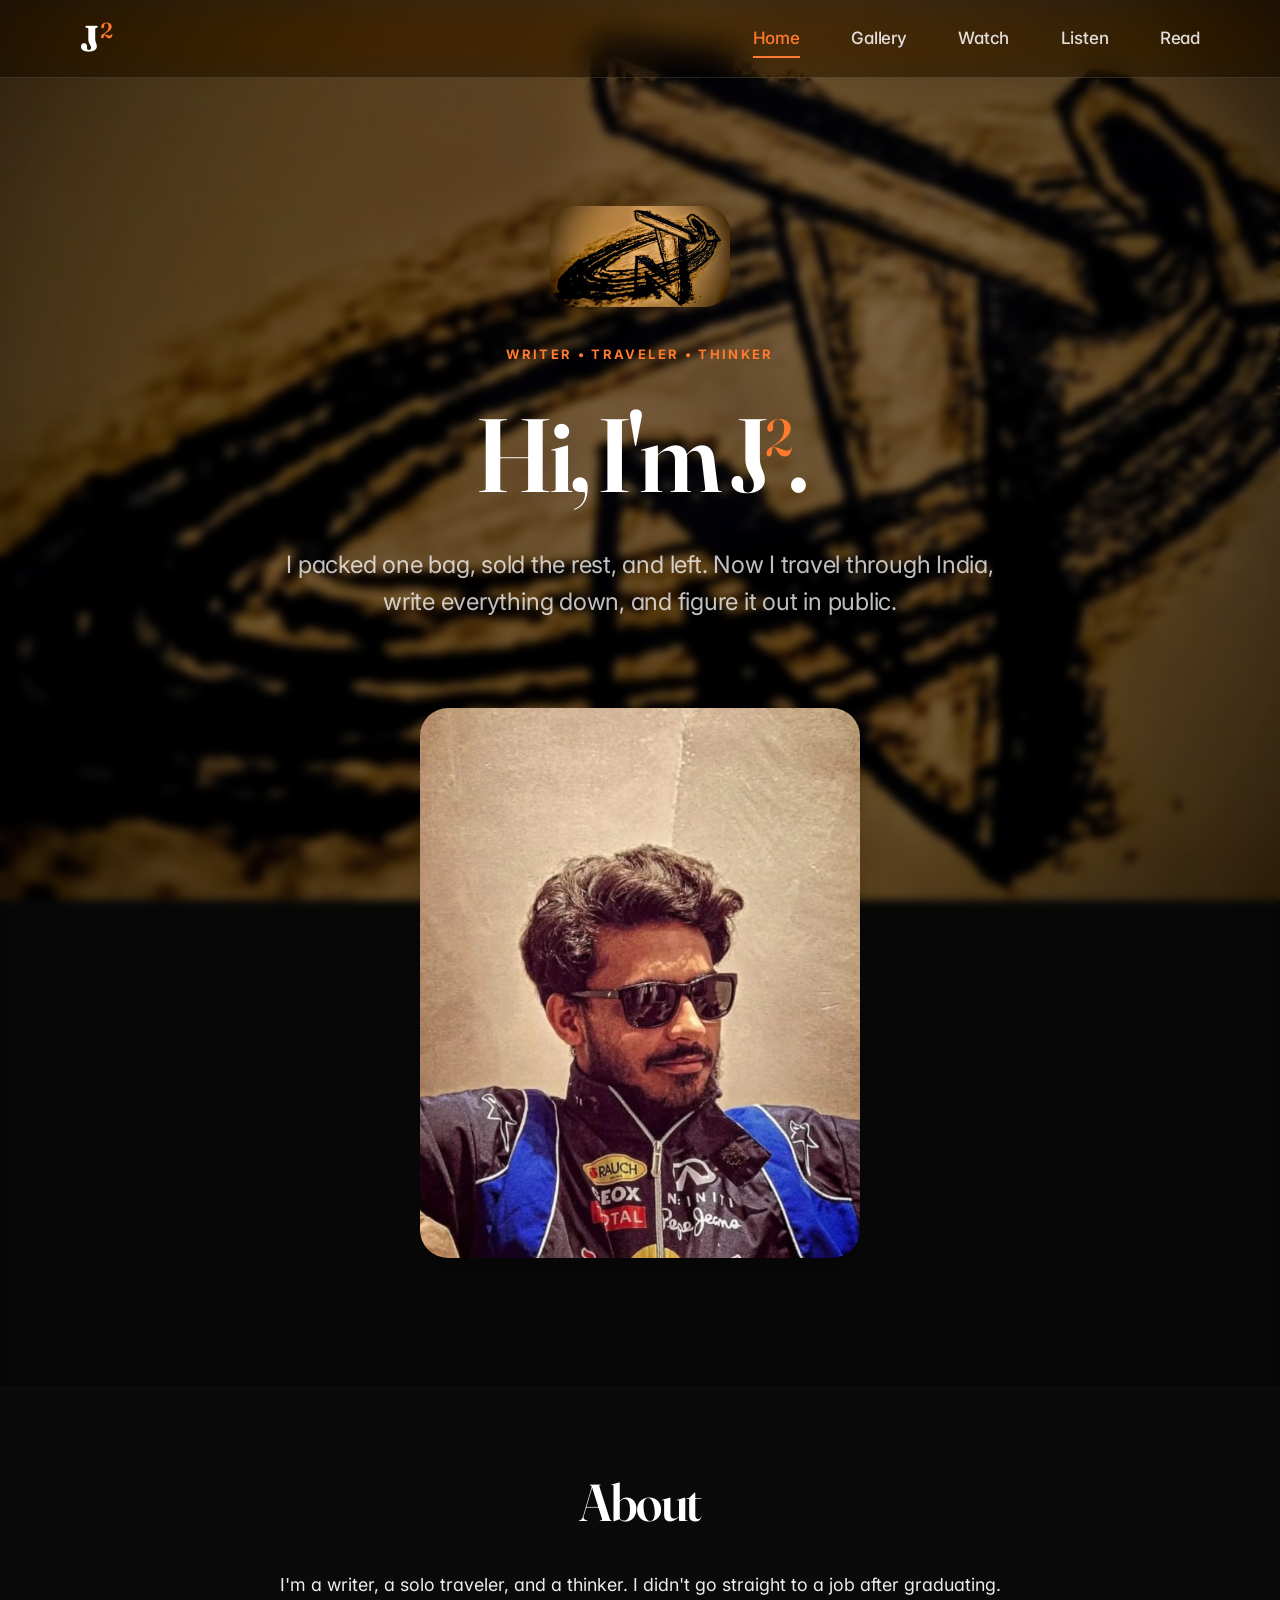
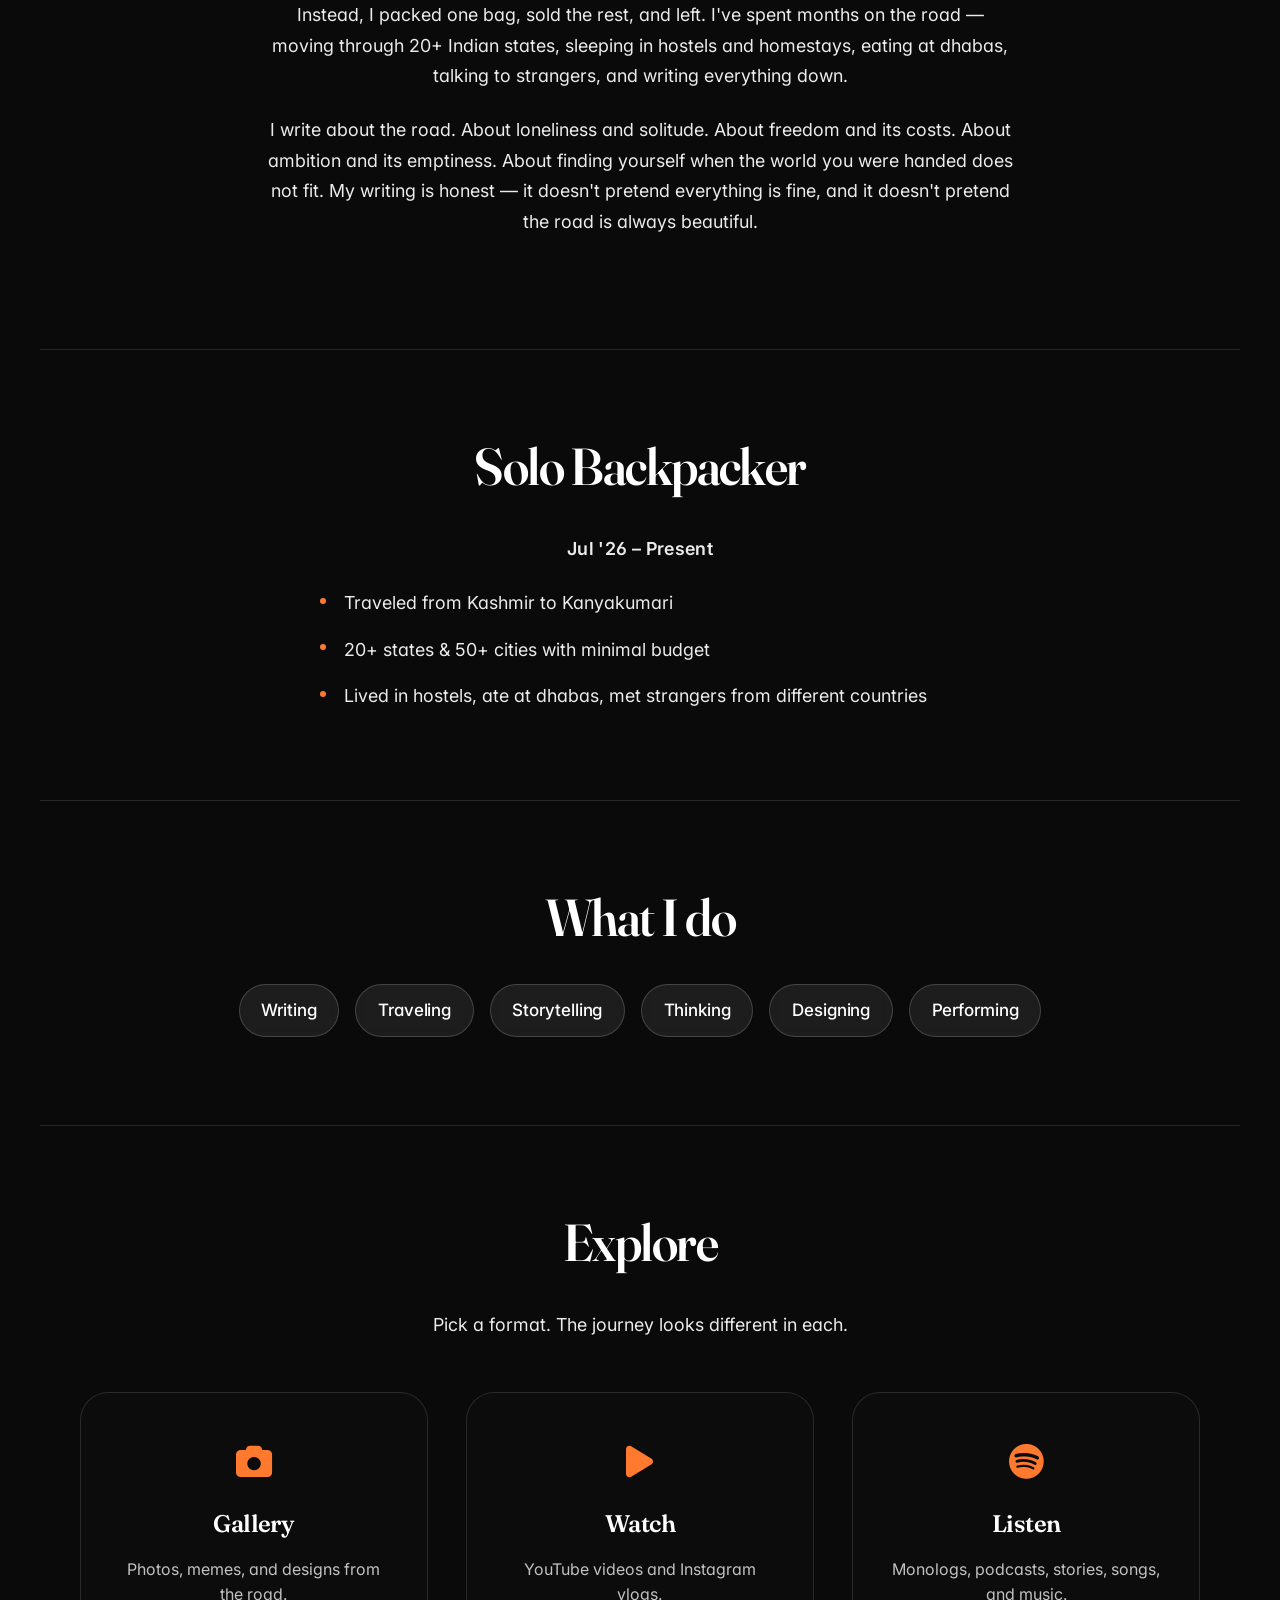
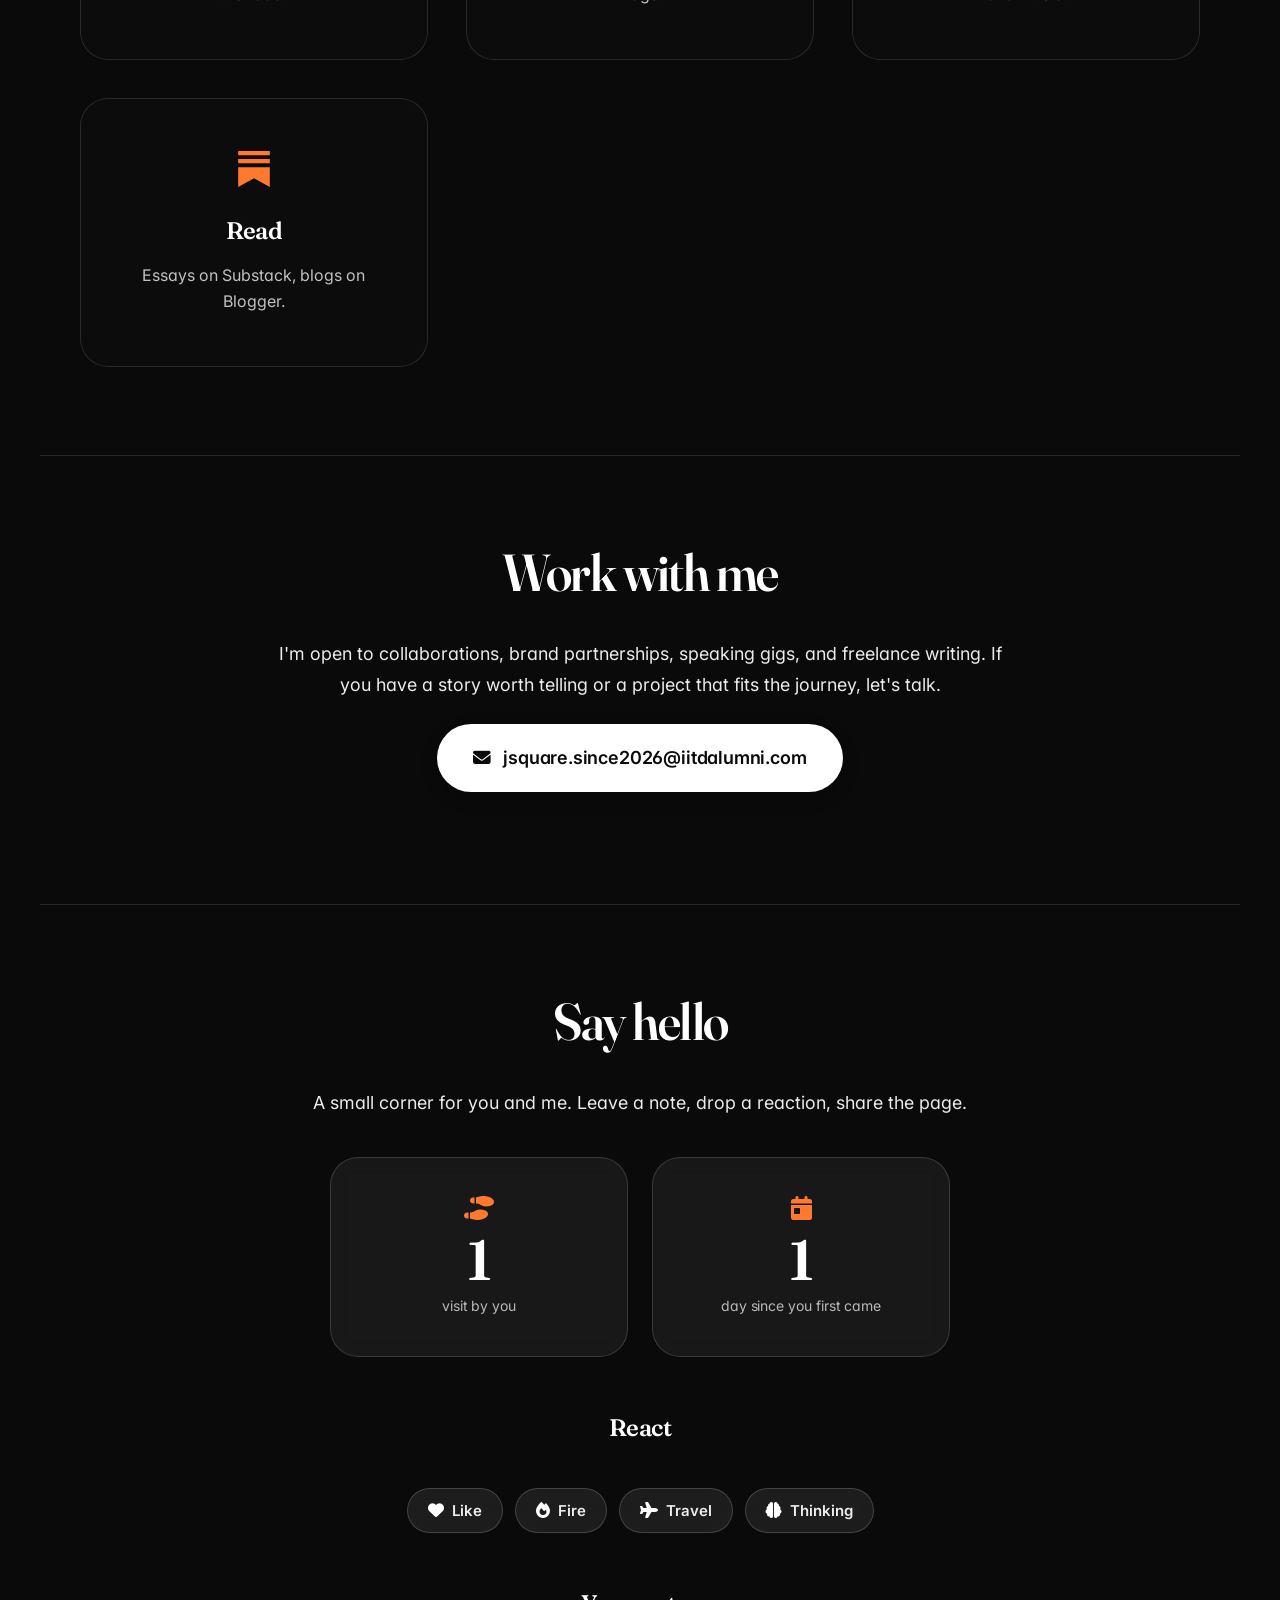
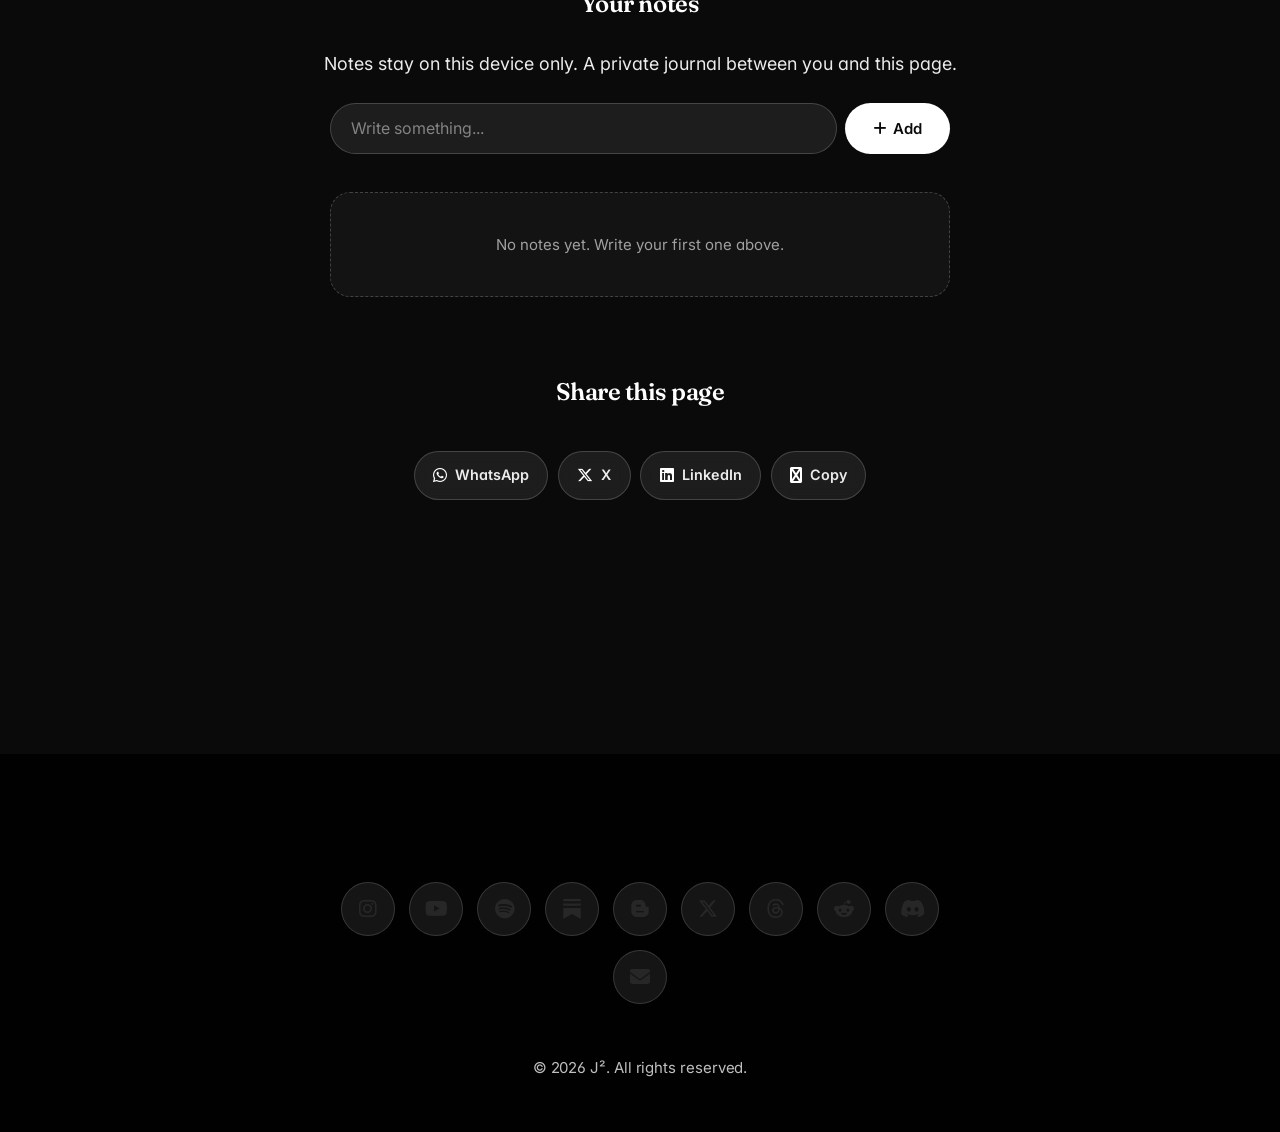
<file: index.html>
<!DOCTYPE html>
<html lang="en">
<head>
  <meta charset="UTF-8">
  <meta name="viewport" content="width=device-width, initial-scale=1.0">
  <title>J² | Writer. Traveler. Thinker.</title>
  <meta name="description" content="Writer. Traveler. Thinker. Figuring it out in public.">

  <meta property="og:title" content="J² | Writer. Traveler. Thinker.">
  <meta property="og:description" content="Writer. Traveler. Thinker. Figuring it out in public.">
  <meta property="og:image" content="https://j-square-2026.github.io/Brand_website/assets/photo.jpeg">
  <meta property="og:url" content="https://j-square-2026.github.io/Brand_website/">
  <meta property="og:type" content="website">
  <meta name="twitter:card" content="summary_large_image">
  <meta name="twitter:title" content="J² | Writer. Traveler. Thinker.">
  <meta name="twitter:description" content="Writer. Traveler. Thinker. Figuring it out in public.">
  <meta name="twitter:image" content="https://j-square-2026.github.io/Brand_website/assets/photo.jpeg">

  <link rel="icon" href="assets/logo.jpeg" type="image/jpeg">
  <link rel="stylesheet" href="https://cdnjs.cloudflare.com/ajax/libs/font-awesome/6.5.2/css/all.min.css">
  <link rel="stylesheet" href="style.css">
</head>
<body>

  <div data-component="nav"></div>

  <header class="hero">
    <div class="container hero-grid">
      <div class="hero-text">
        <img src="assets/logo.jpeg" alt="J² logo" class="logo">
        <p class="eyebrow">Writer • Traveler • Thinker</p>
        <h1>Hi, I'm J<sup>2</sup>.</h1>
        <p class="lead">
          I packed one bag, sold the rest, and left. Now I travel through India,
          write everything down, and figure it out in public.
        </p>
      </div>
      <div class="hero-image">
        <img src="assets/photo.jpeg" alt="J²">
      </div>
    </div>
  </header>

  <main>
    <section class="section container">
      <h2>About</h2>
      <p>
        I'm a writer, a solo traveler, and a thinker. I didn't go straight to a job
        after graduating. Instead, I packed one bag, sold the rest, and left.
        I've spent months on the road — moving through 20+ Indian states, sleeping
        in hostels and homestays, eating at dhabas, talking to strangers, and writing
        everything down.
      </p>
      <p>
        I write about the road. About loneliness and solitude. About freedom and its
        costs. About ambition and its emptiness. About finding yourself when the world
        you were handed does not fit. My writing is honest — it doesn't pretend
        everything is fine, and it doesn't pretend the road is always beautiful.
      </p>
    </section>

    <section class="section container">
      <h2>Solo Backpacker</h2>
      <p class="meta">Jul '26 – Present</p>
      <ul class="clean-list">
        <li>Traveled from Kashmir to Kanyakumari</li>
        <li>20+ states &amp; 50+ cities with minimal budget</li>
        <li>Lived in hostels, ate at dhabas, met strangers from different countries</li>
      </ul>
    </section>

    <section class="section container">
      <h2>What I do</h2>
      <div class="tags">
        <span>Writing</span>
        <span>Traveling</span>
        <span>Storytelling</span>
        <span>Thinking</span>
        <span>Designing</span>
        <span>Performing</span>
      </div>
    </section>

    <section class="section container">
      <h2>Explore</h2>
      <p>Pick a format. The journey looks different in each.</p>
      <div class="explore-grid">
        <a href="gallery.html" class="explore-card">
          <i class="fa-solid fa-camera"></i>
          <h3>Gallery</h3>
          <p>Photos, memes, and designs from the road.</p>
        </a>
        <a href="watch.html" class="explore-card">
          <i class="fa-solid fa-play"></i>
          <h3>Watch</h3>
          <p>YouTube videos and Instagram vlogs.</p>
        </a>
        <a href="listen.html" class="explore-card">
          <i class="fa-brands fa-spotify"></i>
          <h3>Listen</h3>
          <p>Monologs, podcasts, stories, songs, and music.</p>
        </a>
        <a href="read.html" class="explore-card">
          <span data-icon="substack"></span>
          <h3>Read</h3>
          <p>Essays on Substack, blogs on Blogger.</p>
        </a>
      </div>
    </section>

    <section class="section container">
      <h2>Work with me</h2>
      <p>
        I'm open to collaborations, brand partnerships, speaking gigs, and freelance writing.
        If you have a story worth telling or a project that fits the journey, let's talk.
      </p>
      <p>
        <a class="cta-link" href="mailto:jsquare.since2026@iitdalumni.com">
          <i class="fa-solid fa-envelope"></i> jsquare.since2026@iitdalumni.com
        </a>
      </p>
    </section>

    <section class="section container">
      <h2>Say hello</h2>
      <p>A small corner for you and me. Leave a note, drop a reaction, share the page.</p>

      <div id="visit-counter" class="visit-counter"></div>

      <h3 class="interact-heading">React</h3>
      <div id="reactions" class="reactions"></div>

      <h3 class="interact-heading">Your notes</h3>
      <p class="interact-hint">Notes stay on this device only. A private journal between you and this page.</p>
      <form id="notebook-form" class="notebook-form">
        <input type="text" placeholder="Write something..." maxlength="200" aria-label="Note text" />
        <button type="submit">
          <i class="fa-solid fa-plus"></i> Add
        </button>
      </form>
      <div id="notebook-list" class="notebook-list"></div>

      <h3 class="interact-heading">Share this page</h3>
      <div id="share-buttons" class="share-buttons"></div>
    </section>
  </main>

  <div data-component="footer"></div>
  

  <script src="shared.js"></script>
  <script src="interact.js"></script>
</body>
</html>
</file>
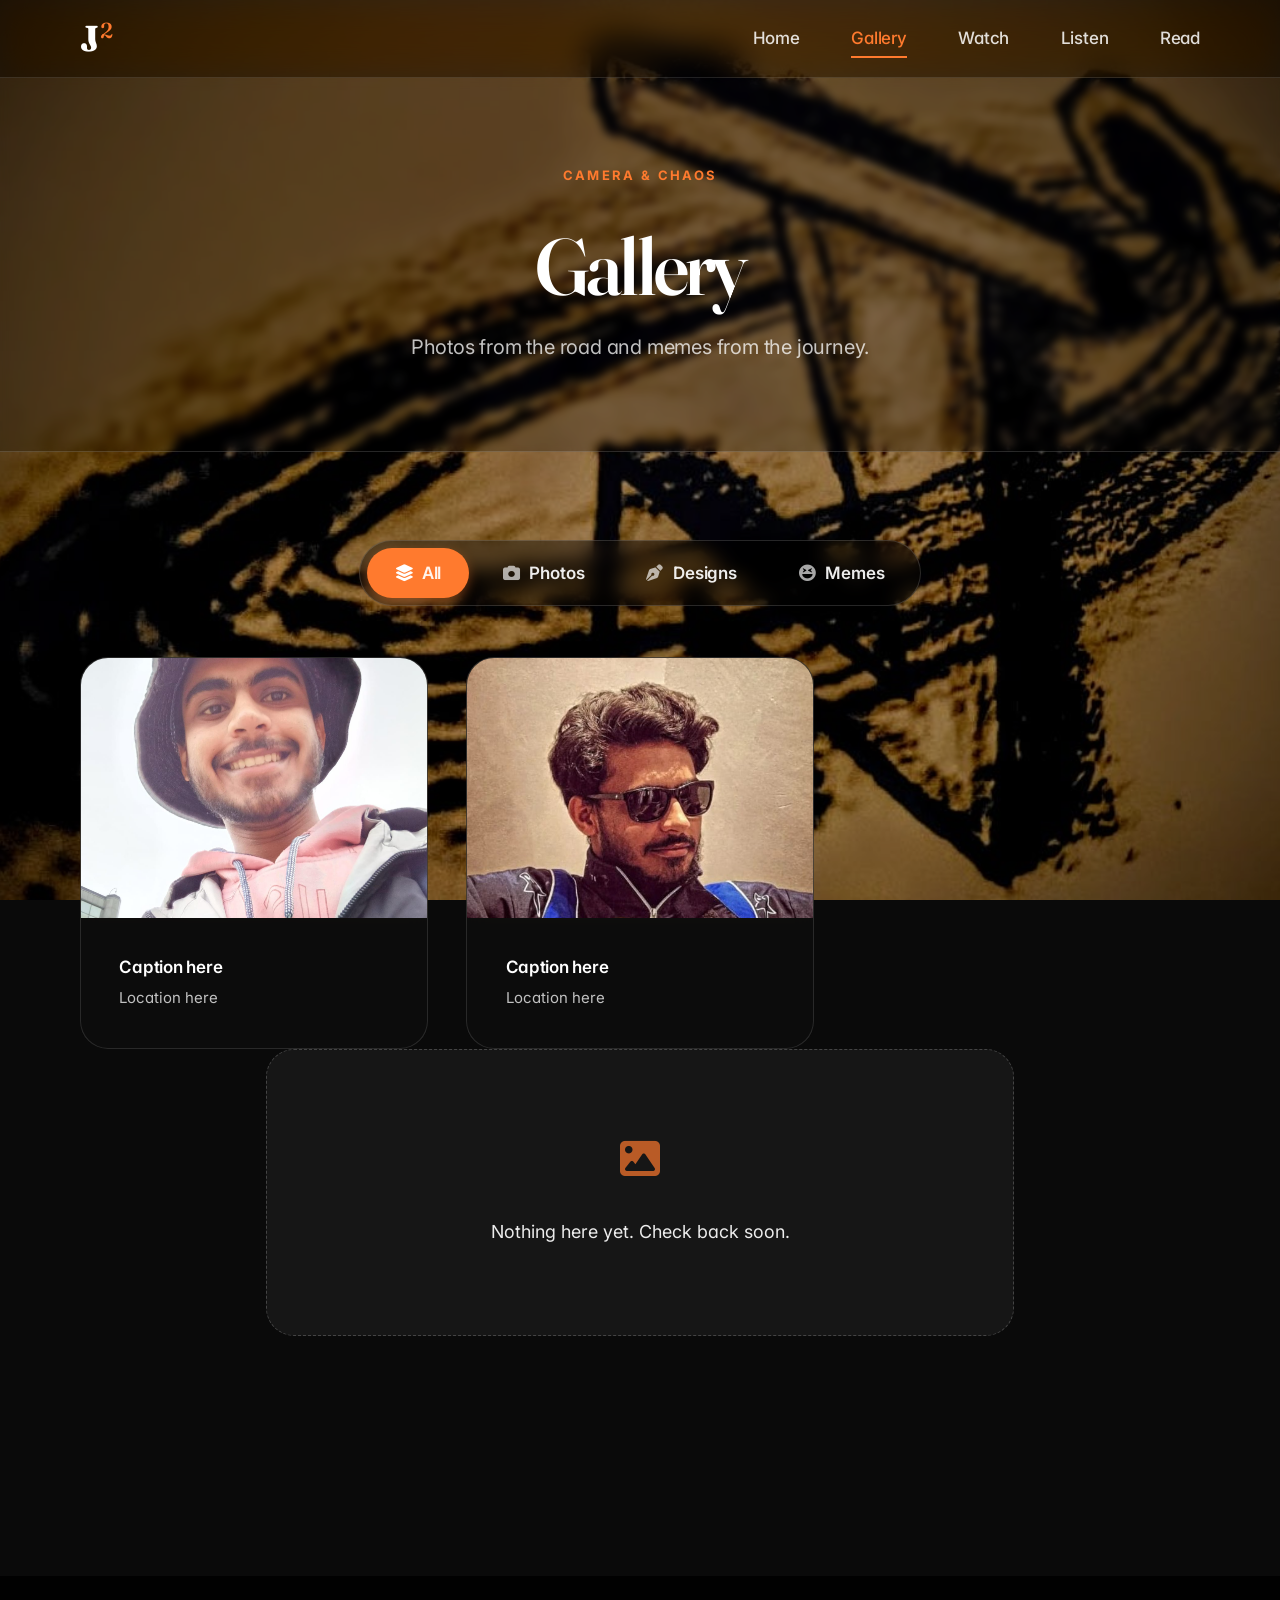
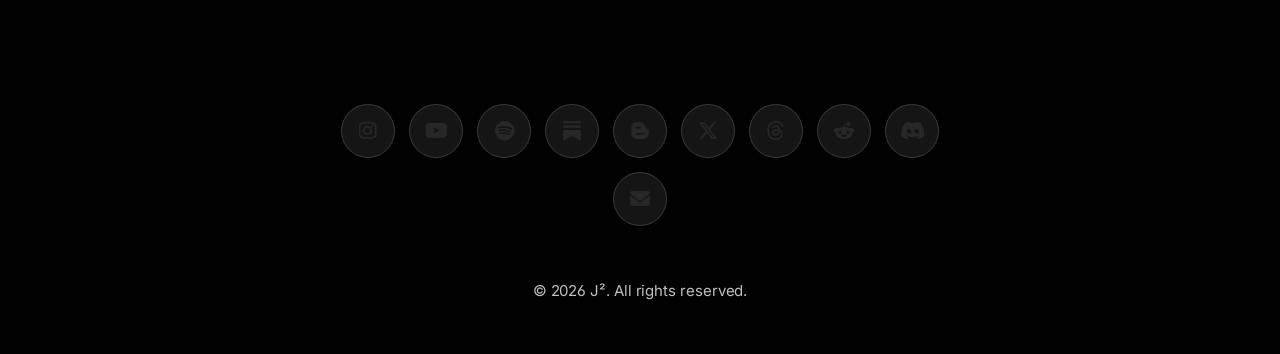
<file: gallery.html>
<!DOCTYPE html>
<html lang="en">
<head>
  <meta charset="UTF-8">
  <meta name="viewport" content="width=device-width, initial-scale=1.0">
  <title>Gallery | J²</title>
<meta name="description" content="Photos, memes, and designs from the road.">
  <link rel="icon" href="assets/logo.jpeg" type="image/jpeg">
  <link rel="stylesheet" href="https://cdnjs.cloudflare.com/ajax/libs/font-awesome/6.5.2/css/all.min.css">
  <link rel="stylesheet" href="style.css">
</head>
<body>

  <div data-component="nav"></div>

  <header class="page-hero">
    <div class="container">
      <p class="eyebrow">Camera &amp; Chaos</p>
      <h1>Gallery</h1>
      <p class="lead">Photos from the road and memes from the journey.</p>
    </div>
  </header>

  <main>
    <section class="section container">
      <div class="tab-bar">
        <button class="tab-btn active" data-filter="all">
          <i class="fa-solid fa-layer-group"></i><span>All</span>
        </button>
        <button class="tab-btn" data-filter="photo">
          <i class="fa-solid fa-camera"></i><span>Photos</span>
        </button>
        <button class="tab-btn" data-filter="design">
         <i class="fa-solid fa-pen-nib"></i><span>Designs</span>
        </button>
        <button class="tab-btn" data-filter="meme">
          <i class="fa-solid fa-face-laugh-squint"></i><span>Memes</span>
        </button>
      </div>

      <div id="gallery-grid" class="gallery-grid"></div>
      <p id="gallery-empty" class="empty-state" hidden>
        <i class="fa-solid fa-image"></i>
        <span>Nothing here yet. Check back soon.</span>
      </p>
    </section>
  </main>

  <div data-component="footer"></div>

  <script src="shared.js"></script>
  <script src="gallery.js"></script>
</body>
</html>
</file>
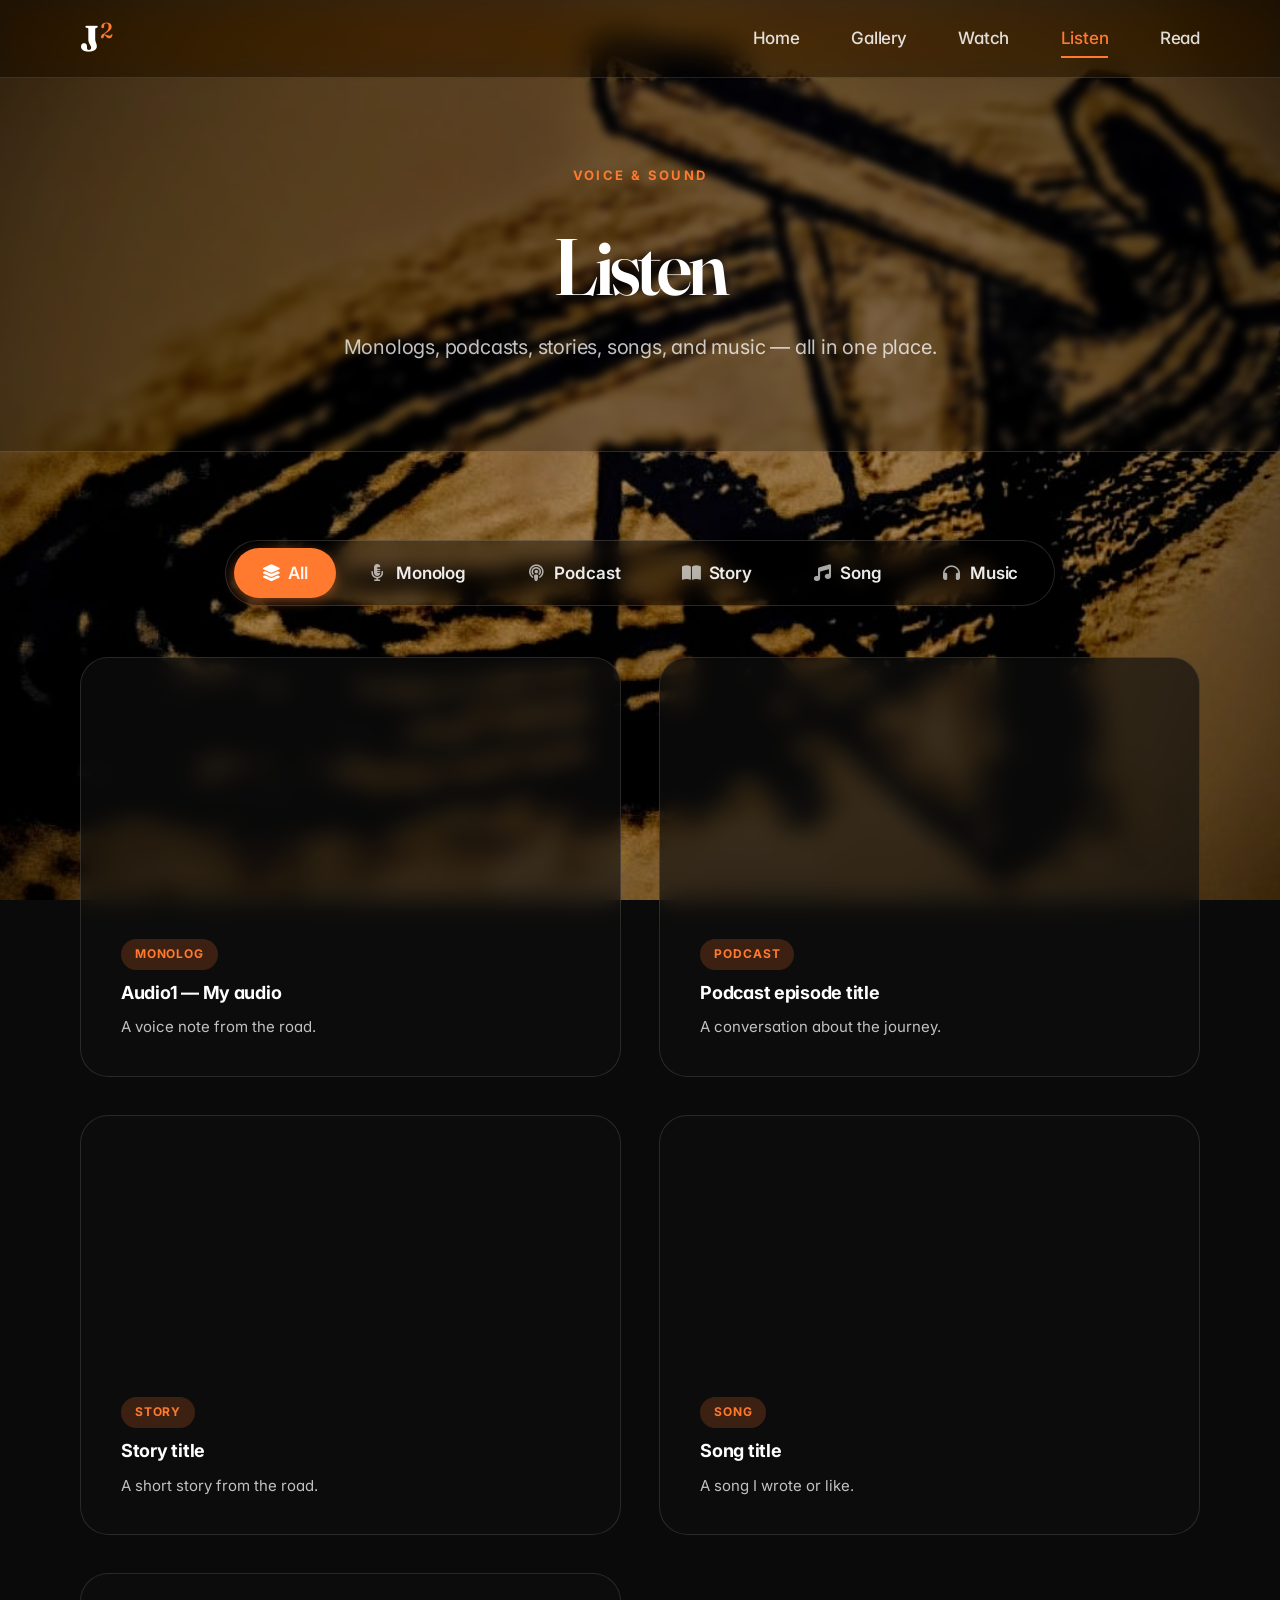
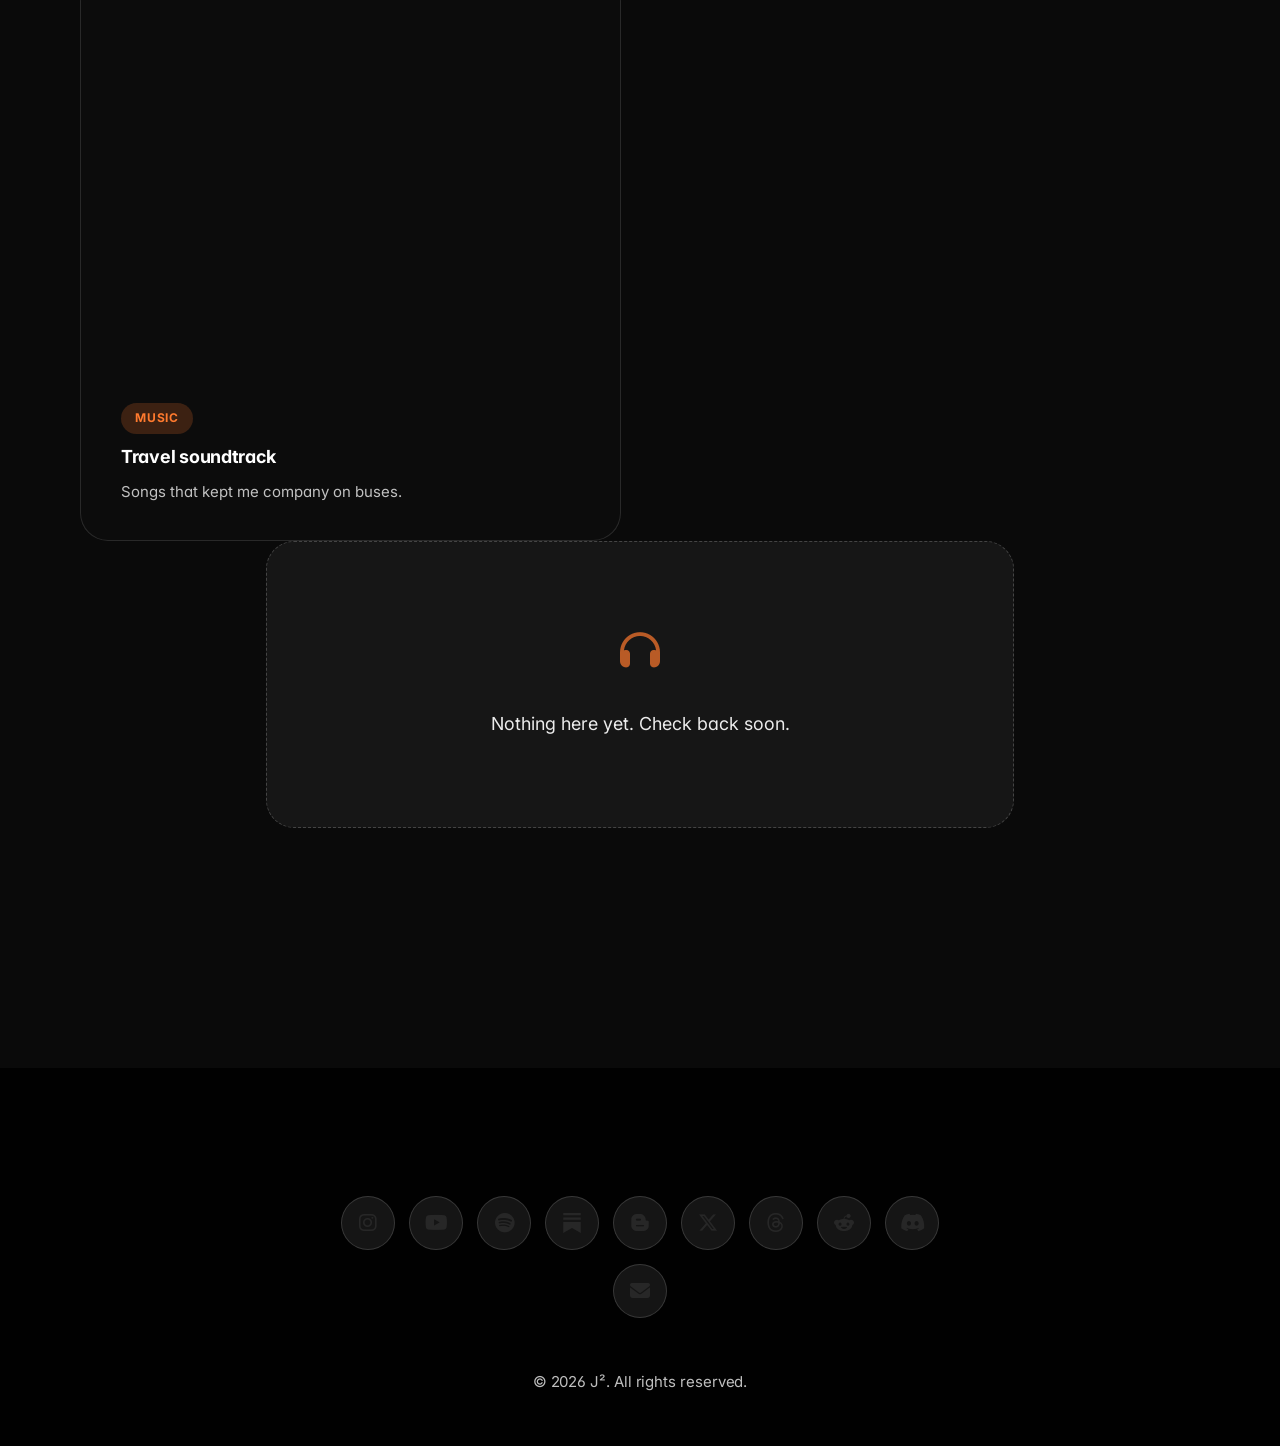
<file: listen.html>
<!DOCTYPE html>
<html lang="en">
<head>
  <meta charset="UTF-8">
  <meta name="viewport" content="width=device-width, initial-scale=1.0">
  <title>Listen | J²</title>
  <meta name="description" content="Monologs, podcasts, stories, songs, and music — streaming on Spotify.">
  <link rel="icon" href="assets/logo.jpeg" type="image/jpeg">
  <link rel="stylesheet" href="https://cdnjs.cloudflare.com/ajax/libs/font-awesome/6.5.2/css/all.min.css">
  <link rel="stylesheet" href="style.css">
</head>
<body>

  <div data-component="nav"></div>

  <header class="page-hero">
    <div class="container">
      <p class="eyebrow">Voice &amp; Sound</p>
      <h1>Listen</h1>
      <p class="lead">Monologs, podcasts, stories, songs, and music — all in one place.</p>
    </div>
  </header>

  <main>
    <section class="section container">
      <div class="tab-bar">
        <button class="tab-btn active" data-filter="all">
          <i class="fa-solid fa-layer-group"></i><span>All</span>
        </button>
        <button class="tab-btn" data-filter="monolog">
          <i class="fa-solid fa-microphone-lines"></i><span>Monolog</span>
        </button>
        <button class="tab-btn" data-filter="podcast">
          <i class="fa-solid fa-podcast"></i><span>Podcast</span>
        </button>
        <button class="tab-btn" data-filter="story">
          <i class="fa-solid fa-book-open"></i><span>Story</span>
        </button>
        <button class="tab-btn" data-filter="song">
          <i class="fa-solid fa-music"></i><span>Song</span>
        </button>
        <button class="tab-btn" data-filter="music">
          <i class="fa-solid fa-headphones"></i><span>Music</span>
        </button>
      </div>

      <div id="audio-grid" class="audio-grid"></div>
      <p id="audio-empty" class="empty-state" hidden>
        <i class="fa-solid fa-headphones"></i>
        <span>Nothing here yet. Check back soon.</span>
      </p>
    </section>
  </main>

  <div data-component="footer"></div>

  <script src="shared.js"></script>
  <script src="listen.js"></script>
</body>
</html>
</file>
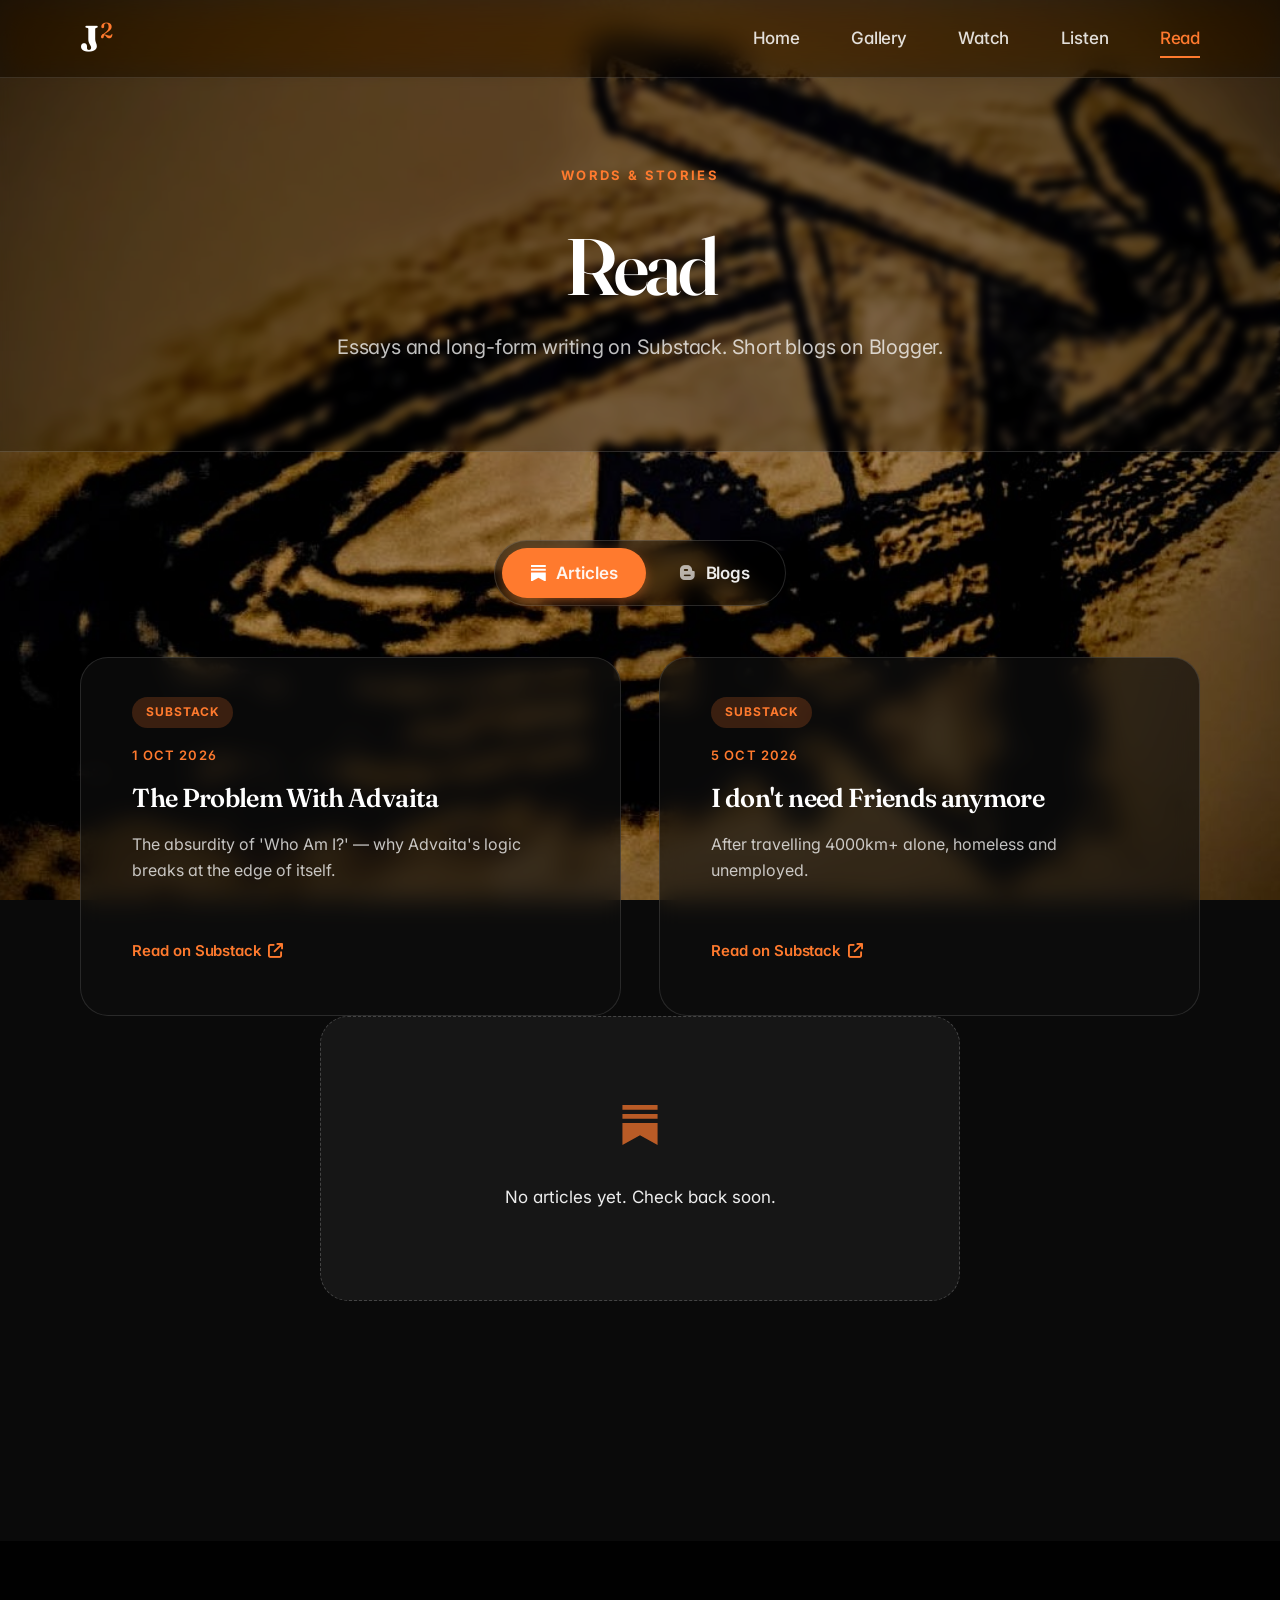
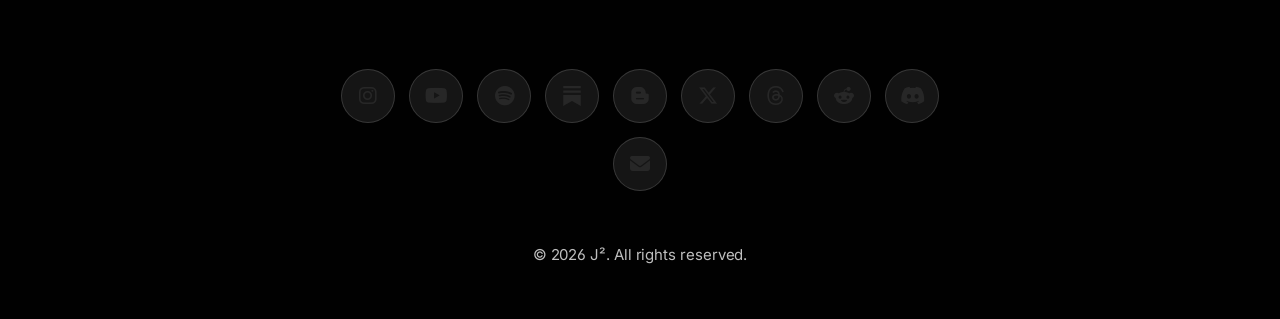
<file: read.html>
<!DOCTYPE html>
<html lang="en">
<head>
  <meta charset="UTF-8">
  <meta name="viewport" content="width=device-width, initial-scale=1.0">
  <title>Read | J²</title>
  <meta name="description" content="Essays on Substack, blogs on Blogger.">
  <link rel="icon" href="assets/logo.jpeg" type="image/jpeg">
  <link rel="stylesheet" href="https://cdnjs.cloudflare.com/ajax/libs/font-awesome/6.5.2/css/all.min.css">
  <link rel="stylesheet" href="style.css">
</head>
<body>

  <div data-component="nav"></div>

  <header class="page-hero">
    <div class="container">
      <p class="eyebrow">Words &amp; Stories</p>
      <h1>Read</h1>
      <p class="lead">Essays and long-form writing on Substack. Short blogs on Blogger.</p>
    </div>
  </header>

  <main>
    <section class="section container">
      <div class="tab-bar">
        <button class="tab-btn active" data-tab="articles">
          <span data-icon="substack"></span><span>Articles</span>
        </button>
        <button class="tab-btn" data-tab="blogs">
          <i class="fa-brands fa-blogger-b"></i><span>Blogs</span>
        </button>
      </div>

      <div id="tab-articles" class="tab-panel active">
        <div id="article-grid" class="post-grid"></div>
        <p id="article-empty" class="empty-state" hidden>
          <span data-icon="substack"></span>
          <span>No articles yet. Check back soon.</span>
        </p>
      </div>

      <div id="tab-blogs" class="tab-panel">
        <div id="blog-grid" class="post-grid"></div>
        <p id="blog-empty" class="empty-state" hidden>
          <i class="fa-brands fa-blogger-b"></i>
          <span>No blogs yet. Check back soon.</span>
        </p>
      </div>
    </section>
  </main>

  <div data-component="footer"></div>

  <script src="shared.js"></script>
  <script src="read.js"></script>
</body>
</html>
</file>
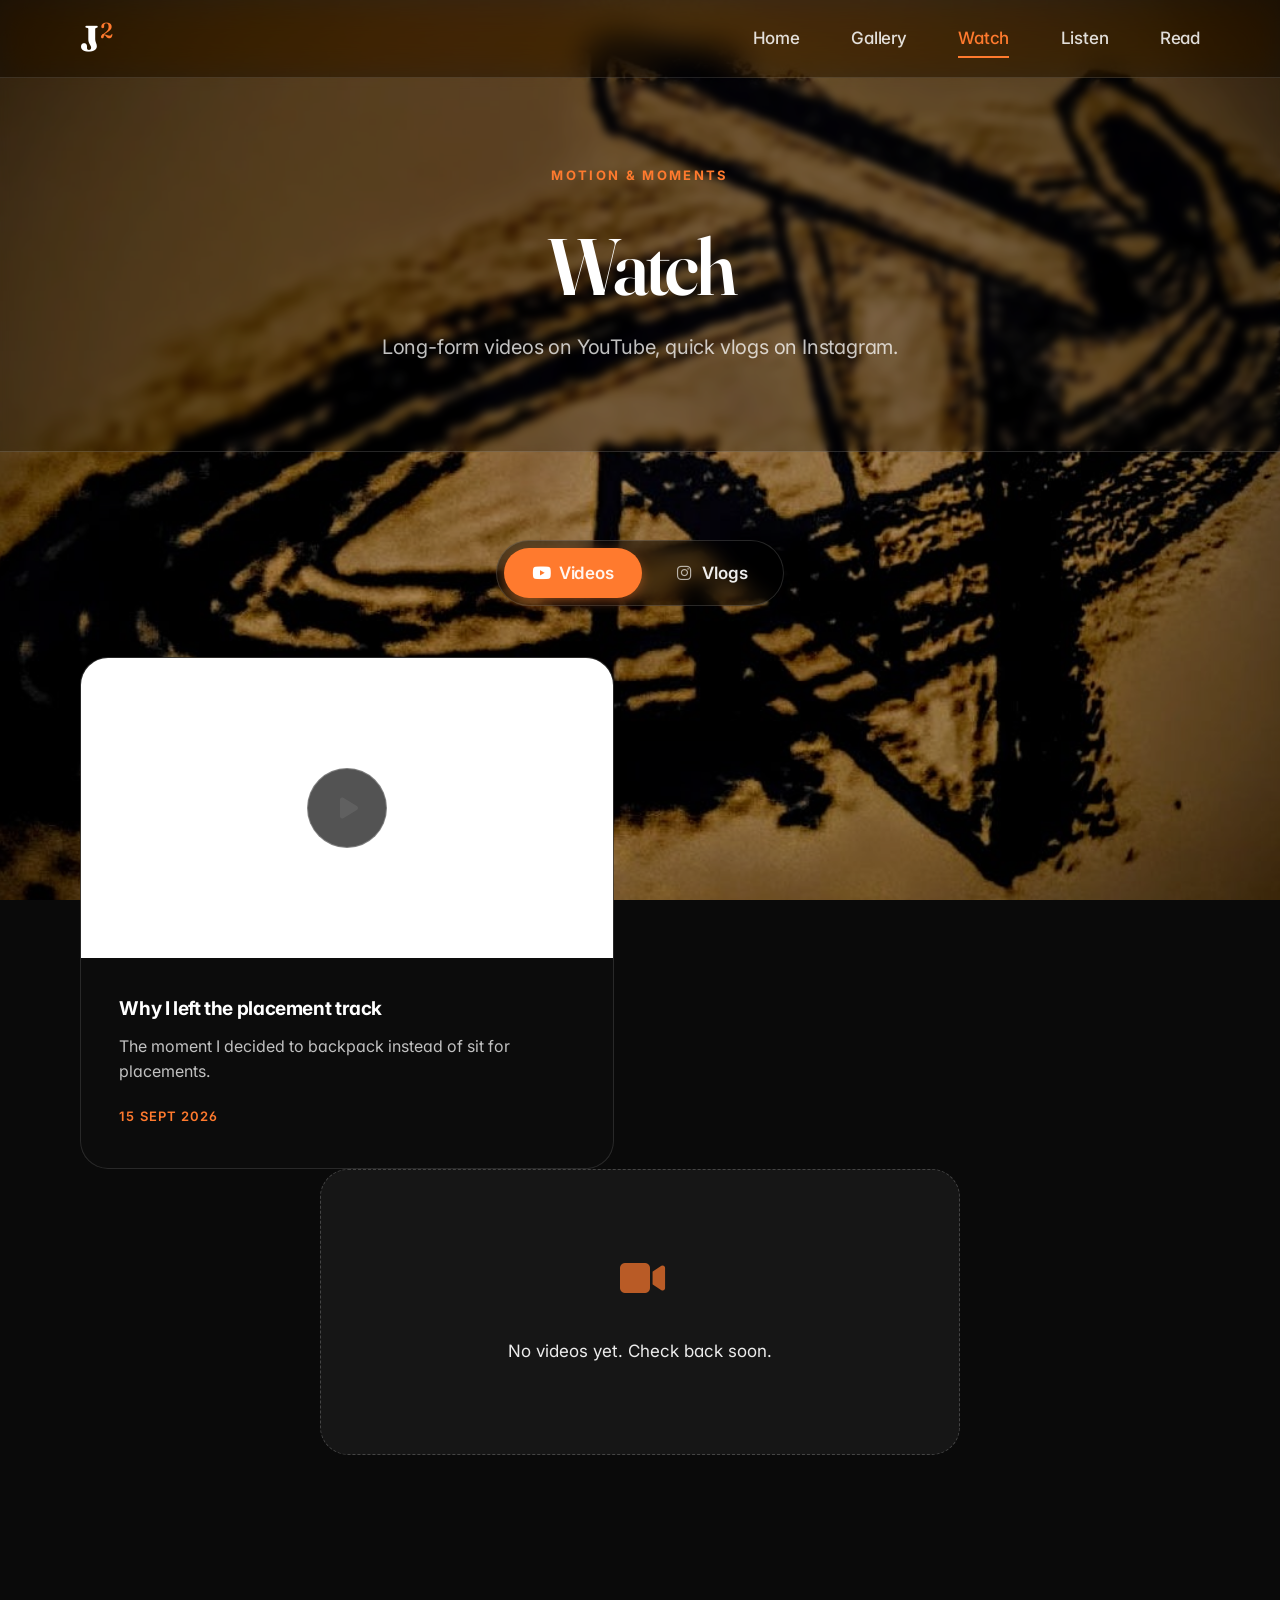
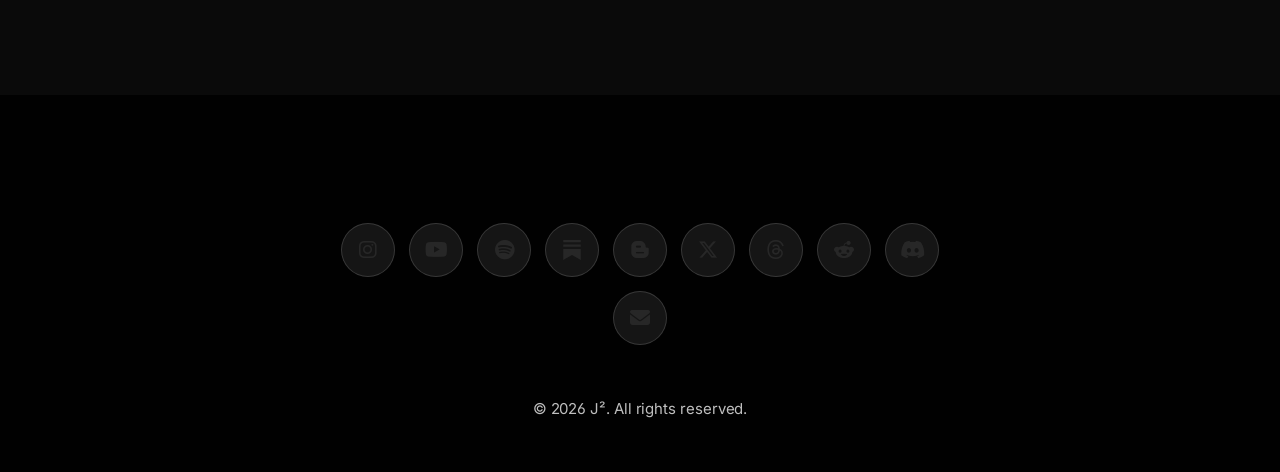
<file: watch.html>
<!DOCTYPE html>
<html lang="en">
<head>
  <meta charset="UTF-8">
  <meta name="viewport" content="width=device-width, initial-scale=1.0">
  <title>Watch | J²</title>
  <meta name="description" content="YouTube videos and Instagram vlogs from the road.">
  <link rel="icon" href="assets/logo.jpeg" type="image/jpeg">
  <link rel="stylesheet" href="https://cdnjs.cloudflare.com/ajax/libs/font-awesome/6.5.2/css/all.min.css">
  <link rel="stylesheet" href="style.css">
</head>
<body>

  <div data-component="nav"></div>

  <header class="page-hero">
    <div class="container">
      <p class="eyebrow">Motion &amp; Moments</p>
      <h1>Watch</h1>
      <p class="lead">Long-form videos on YouTube, quick vlogs on Instagram.</p>
    </div>
  </header>

  <main>
    <section class="section container">
      <div class="tab-bar">
        <button class="tab-btn active" data-tab="videos">
          <i class="fa-brands fa-youtube"></i><span>Videos</span>
        </button>
        <button class="tab-btn" data-tab="vlogs">
          <i class="fa-brands fa-instagram"></i><span>Vlogs</span>
        </button>
      </div>

      <div id="tab-videos" class="tab-panel active">
        <div id="video-grid" class="media-grid"></div>
        <p id="video-empty" class="empty-state" hidden>
          <i class="fa-solid fa-video"></i>
          <span>No videos yet. Check back soon.</span>
        </p>
      </div>

      <div id="tab-vlogs" class="tab-panel">
        <div id="vlog-grid" class="vlog-grid"></div>
        <p id="vlog-empty" class="empty-state" hidden>
          <i class="fa-solid fa-clapperboard"></i>
          <span>No vlogs yet. Check back soon.</span>
        </p>
      </div>
    </section>
  </main>

  <div data-component="footer"></div>

  <script src="shared.js"></script>
  <script src="watch.js"></script>
</body>
</html>
</file>
<file: style.css>
/* ============================================
   FONTS
   ============================================ */
@import url('https://fonts.googleapis.com/css2?family=Fraunces:opsz,wght@9..144,500;9..144,600;9..144,700&family=Inter:wght@400;500;600;700;800&display=swap');

/* ============================================
   TOKENS
   ============================================ */
:root {
  --orange: #E85D04;
  --orange-dark: #C44A00;
  --orange-soft: #FFF4EC;
  --ink: #0A0A0A;
  --text: #262626;
  --muted: #737373;
  --border: #EBEBEB;
  --border-strong: #D9D9D9;
  --cream: #FAFAF7;
  --white: #FFFFFF;

  --font-display: 'Fraunces', 'Georgia', serif;
  --font-body: 'Inter', system-ui, -apple-system, BlinkMacSystemFont, sans-serif;

  --radius: 14px;
  --radius-md: 20px;
  --radius-lg: 28px;
  --radius-pill: 999px;

  --space-3xs: clamp(0.25rem, 0.5vw, 0.5rem);
  --space-2xs: clamp(0.5rem, 1vw, 0.75rem);
  --space-xs:  clamp(0.75rem, 1.5vw, 1rem);
  --space-sm:  clamp(1.25rem, 2vw, 1.5rem);
  --space-md:  clamp(1.75rem, 3vw, 2.5rem);
  --space-lg:  clamp(2.5rem, 4vw, 3.5rem);
  --space-xl:  clamp(3.5rem, 7vw, 5.5rem);
  --space-2xl: clamp(5rem, 10vw, 8rem);

  --shadow-xs: 0 1px 2px rgba(10,10,10,0.04);
  --shadow-sm: 0 1px 2px rgba(10,10,10,0.04), 0 4px 12px rgba(10,10,10,0.04);
  --shadow-md: 0 4px 8px rgba(10,10,10,0.05), 0 20px 40px rgba(10,10,10,0.08);
  --shadow-lg: 0 8px 16px rgba(10,10,10,0.06), 0 32px 64px rgba(10,10,10,0.10);

  --ease: cubic-bezier(0.22, 1, 0.36, 1);
}

/* ============================================
   RESET
   ============================================ */
*, *::before, *::after { box-sizing: border-box; }

html {
  scroll-behavior: smooth;
  -webkit-text-size-adjust: 100%;
  text-size-adjust: 100%;
  -webkit-font-smoothing: antialiased;
  -moz-osx-font-smoothing: grayscale;
}

body {
  margin: 0;
  font-family: var(--font-body);
  font-size: clamp(1.0625rem, 1.3vw, 1.1875rem);
  font-weight: 400;
  line-height: 1.7;
  color: var(--text);
  background: var(--white);
  overflow-x: hidden;
  text-rendering: optimizeLegibility;
  text-align: center;
  font-feature-settings: "cv02", "cv03", "cv04", "cv11";
}

img { max-width: 100%; height: auto; display: block; }
a { color: inherit; }

::selection {
  background: var(--orange);
  color: var(--white);
}

/* ============================================
   CONTAINER
   ============================================ */
.container {
  width: 100%;
  max-width: 1200px;
  margin-inline: auto;
  padding-inline: clamp(1.5rem, 5vw, 2.5rem);
}

/* ============================================
   NAVIGATION
   ============================================ */
.nav {
  position: sticky;
  top: 0;
  background: rgba(255,255,255,0.85);
  backdrop-filter: saturate(180%) blur(20px);
  -webkit-backdrop-filter: saturate(180%) blur(20px);
  border-bottom: 1px solid var(--border);
  z-index: 50;
}

.nav-inner {
  display: flex;
  flex-direction: column;
  align-items: center;
  gap: var(--space-xs);
  padding-block: var(--space-sm);
}

.nav-logo {
  font-family: var(--font-display);
  font-size: clamp(1.75rem, 4vw, 2.25rem);
  font-weight: 700;
  color: var(--ink);
  text-decoration: none;
  letter-spacing: -0.04em;
  line-height: 1;
}

.nav-logo sup {
  font-size: 0.6em;
  color: var(--orange);
  margin-inline-start: 2px;
  font-weight: 500;
}

.nav-links {
  display: flex;
  flex-wrap: wrap;
  justify-content: center;
  gap: var(--space-xs) var(--space-lg);
}

.nav-links a {
  text-decoration: none;
  color: var(--text);
  font-weight: 500;
  font-size: clamp(1rem, 1.6vw, 1.0625rem);
  letter-spacing: -0.01em;
  position: relative;
  transition: color 0.2s var(--ease);
  white-space: nowrap;
  padding-block: 0.35rem;
}

.nav-links a::after {
  content: '';
  position: absolute;
  inset-inline: 0;
  bottom: 0;
  height: 2px;
  background: var(--orange);
  transform: scaleX(0);
  transform-origin: center;
  transition: transform 0.3s var(--ease);
}

.nav-links a:hover,
.nav-links a.active { color: var(--orange); }

.nav-links a:hover::after,
.nav-links a.active::after { transform: scaleX(1); }

/* ============================================
   HERO (home page)
   ============================================ */
.hero {
  background: var(--cream);
  padding-block: var(--space-2xl);
  overflow: hidden;
}

.hero-grid {
  display: grid;
  grid-template-columns: 1fr;
  gap: var(--space-xl);
  align-items: center;
}

.hero-text {
  order: 1;
  text-align: center;
}

.hero-image { order: 2; }

.logo {
  width: clamp(120px, 20vw, 180px);
  height: auto;
  margin-inline: auto;
  margin-bottom: var(--space-md);
  border-radius: 26px;
  box-shadow: var(--shadow-sm);
}

.eyebrow {
  text-transform: uppercase;
  letter-spacing: 0.18em;
  font-size: clamp(0.75rem, 1.3vw, 0.8125rem);
  font-weight: 700;
  color: var(--orange);
  margin: 0 0 var(--space-md);
  line-height: 1.5;
}

h1 {
  font-family: var(--font-display);
  font-size: clamp(3rem, 10vw, 6.5rem);
  line-height: 1;
  letter-spacing: -0.045em;
  margin: 0 0 var(--space-md);
  font-weight: 600;
  color: var(--ink);
  font-variation-settings: "opsz" 144;
}

h1 sup {
  font-size: 0.5em;
  color: var(--orange);
  font-weight: 500;
  vertical-align: super;
}

.lead {
  font-size: clamp(1.1875rem, 2.2vw, 1.5rem);
  line-height: 1.55;
  letter-spacing: -0.01em;
  max-width: 720px;
  color: var(--muted);
  margin-inline: auto;
  margin-block: 0;
  font-weight: 400;
}

.hero-image img {
  width: 100%;
  max-width: clamp(300px, 65vw, 440px);
  aspect-ratio: 4 / 5;
  object-fit: cover;
  border-radius: var(--radius-lg);
  display: block;
  margin-inline: auto;
  box-shadow: var(--shadow-lg);
}

/* ============================================
   PAGE HERO (inner pages)
   ============================================ */
.page-hero {
  background: var(--cream);
  padding-block: var(--space-xl);
  border-bottom: 1px solid var(--border);
  text-align: center;
}

.page-hero h1 {
  font-size: clamp(2.75rem, 8vw, 5rem);
  margin: 0 0 var(--space-sm);
  line-height: 1.05;
}

.page-hero .lead {
  font-size: clamp(1.0625rem, 1.8vw, 1.25rem);
  max-width: 640px;
}

/* ============================================
   SECTIONS
   ============================================ */
.section {
  padding-block: var(--space-xl);
}

.section + .section {
  border-top: 1px solid var(--border);
}

h2 {
  font-family: var(--font-display);
  font-size: clamp(2rem, 5vw, 3.25rem);
  margin: 0 0 var(--space-md);
  font-weight: 600;
  letter-spacing: -0.03em;
  line-height: 1.1;
  color: var(--ink);
  text-align: center;
  font-variation-settings: "opsz" 96;
}

h3 {
  font-family: var(--font-body);
  font-weight: 700;
  letter-spacing: -0.02em;
}

p {
  margin-block: 0 var(--space-sm);
  color: var(--text);
}

/* Center + constrain prose */
.section > p {
  max-width: 68ch;
  margin-inline: auto;
  font-size: clamp(1.0625rem, 1.4vw, 1.1875rem);
  line-height: 1.7;
  color: var(--text);
}

.meta {
  color: var(--orange);
  font-weight: 600;
  font-size: 1rem;
  letter-spacing: 0.02em;
  margin-bottom: var(--space-sm);
}

.clean-list {
  padding: 0;
  margin: 0 auto;
  max-width: 640px;
  list-style: none;
  display: flex;
  flex-direction: column;
  gap: var(--space-xs);
}

.clean-list li {
  color: var(--text);
  font-size: clamp(1.0625rem, 1.4vw, 1.1875rem);
  padding-left: 1.5rem;
  position: relative;
  text-align: left;
}

.clean-list li::before {
  content: '';
  position: absolute;
  left: 0;
  top: 0.7em;
  width: 6px;
  height: 6px;
  border-radius: 50%;
  background: var(--orange);
  transform: translateY(-50%);
}

/* ============================================
   TAGS
   ============================================ */
.tags {
  display: flex;
  flex-wrap: wrap;
  gap: var(--space-xs);
  justify-content: center;
  margin-top: var(--space-md);
}

.tags span {
  background: var(--cream);
  border: 1px solid var(--border);
  padding: 0.7rem 1.35rem;
  border-radius: var(--radius-pill);
  font-weight: 500;
  font-size: clamp(0.9375rem, 1.4vw, 1.0625rem);
  color: var(--text);
  letter-spacing: -0.005em;
  transition: all 0.25s var(--ease);
}

.tags span:hover {
  border-color: var(--orange);
  color: var(--orange);
  transform: translateY(-2px);
}

/* ============================================
   CTA BUTTON
   ============================================ */
.cta-link {
  display: inline-flex;
  align-items: center;
  justify-content: center;
  gap: 0.75rem;
  padding: 1.15rem 2.25rem;
  background: var(--ink);
  color: var(--white);
  text-decoration: none;
  border-radius: var(--radius-pill);
  font-weight: 600;
  font-size: clamp(1rem, 1.5vw, 1.125rem);
  letter-spacing: -0.01em;
  transition: all 0.3s var(--ease);
  box-shadow: var(--shadow-sm);
  max-width: 100%;
  word-break: break-word;
}

.cta-link:hover {
  background: var(--orange);
  transform: translateY(-3px);
  box-shadow: var(--shadow-md);
}

.cta-link i,
.cta-link .icon-substack {
  font-size: 1.1rem;
  flex-shrink: 0;
}

/* ============================================
   EXPLORE CARDS
   ============================================ */
.explore-grid {
  display: grid;
  grid-template-columns: repeat(auto-fit, minmax(min(100%, 260px), 1fr));
  gap: var(--space-md);
  margin-top: var(--space-lg);
}

.explore-card {
  display: block;
  padding: var(--space-lg) var(--space-md);
  background: var(--white);
  border: 1px solid var(--border);
  border-radius: var(--radius-lg);
  text-decoration: none;
  color: var(--text);
  transition: all 0.35s var(--ease);
  text-align: center;
}

.explore-card:hover {
  transform: translateY(-6px);
  box-shadow: var(--shadow-md);
  border-color: transparent;
}

.explore-card i,
.explore-card .icon-substack {
  font-size: 2.25rem;
  width: 2.25rem;
  height: 2.25rem;
  color: var(--orange);
  margin: 0 auto var(--space-sm);
  display: block;
}

.explore-card h3 {
  margin: 0 0 var(--space-2xs);
  font-family: var(--font-display);
  font-size: 1.5rem;
  font-weight: 600;
  color: var(--ink);
  letter-spacing: -0.025em;
}

.explore-card p {
  margin: 0;
  color: var(--muted);
  font-size: 1rem;
  line-height: 1.6;
}

/* ============================================
   TAB BAR
   ============================================ */
.tab-bar {
  display: flex;
  justify-content: center;
  gap: 0.35rem;
  padding: 0.45rem;
  background: var(--cream);
  border-radius: var(--radius-pill);
  margin: 0 auto var(--space-lg);
  border: 1px solid var(--border);
  width: 100%;
  max-width: 100%;
}

.tab-btn {
  display: inline-flex;
  align-items: center;
  justify-content: center;
  gap: 0.6rem;
  padding: 0.9rem 1.75rem;
  background: transparent;
  border: none;
  border-radius: var(--radius-pill);
  color: var(--muted);
  font-family: var(--font-body);
  font-size: clamp(0.9375rem, 1.5vw, 1.0625rem);
  font-weight: 600;
  letter-spacing: -0.005em;
  cursor: pointer;
  transition: all 0.25s var(--ease);
  white-space: nowrap;
  min-height: 50px;
  flex: 1;
}

.tab-btn i,
.tab-btn .icon-substack {
  font-size: 1.05rem;
  width: 1.05rem;
  height: 1.05rem;
}

.tab-btn:hover { color: var(--text); }

.tab-btn.active {
  background: var(--white);
  color: var(--orange);
  box-shadow: var(--shadow-xs);
}

.tab-panel { display: none; }
.tab-panel.active { display: block; animation: fadeUp 0.4s var(--ease); }

@keyframes fadeUp {
  from { opacity: 0; transform: translateY(10px); }
  to   { opacity: 1; transform: translateY(0); }
}

/* ============================================
   MEDIA GRID (YouTube)
   ============================================ */
.media-grid {
  display: grid;
  grid-template-columns: repeat(auto-fill, minmax(min(100%, 360px), 1fr));
  gap: var(--space-lg);
}

.media-card {
  background: var(--white);
  border-radius: var(--radius-lg);
  overflow: hidden;
  border: 1px solid var(--border);
  transition: all 0.35s var(--ease);
  text-align: left;
}

.media-card:hover {
  transform: translateY(-8px);
  box-shadow: var(--shadow-md);
  border-color: transparent;
}

.media-thumb {
  position: relative;
  width: 100%;
  aspect-ratio: 16 / 9;
  background: var(--ink);
  cursor: pointer;
  overflow: hidden;
}

.media-thumb img {
  width: 100%;
  height: 100%;
  object-fit: cover;
  display: block;
  transition: transform 0.6s var(--ease);
}

.media-thumb:hover img { transform: scale(1.05); }

.media-thumb iframe {
  position: absolute;
  inset: 0;
  width: 100%;
  height: 100%;
  border: 0;
}

.media-thumb.playing { cursor: default; }
.media-thumb.playing:hover img { transform: none; }

.play-btn {
  position: absolute;
  top: 50%;
  left: 50%;
  transform: translate(-50%, -50%);
  width: 80px;
  height: 80px;
  border-radius: 50%;
  background: rgba(10,10,10,0.7);
  backdrop-filter: blur(8px);
  -webkit-backdrop-filter: blur(8px);
  color: var(--white);
  display: flex;
  align-items: center;
  justify-content: center;
  font-size: 1.5rem;
  transition: all 0.3s var(--ease);
  pointer-events: none;
  border: 1.5px solid rgba(255,255,255,0.25);
}

.play-btn i { transform: translateX(2px); }

.media-thumb:hover .play-btn {
  background: var(--orange);
  border-color: var(--orange);
  transform: translate(-50%, -50%) scale(1.08);
}

.media-caption {
  padding: var(--space-md) var(--space-md) var(--space-md);
}

.media-caption h3 {
  margin: 0 0 var(--space-2xs);
  font-size: 1.1875rem;
  font-weight: 700;
  line-height: 1.35;
  letter-spacing: -0.02em;
  color: var(--ink);
}

.media-caption p {
  margin: 0 0 var(--space-xs);
  color: var(--muted);
  font-size: 1rem;
  line-height: 1.6;
}

.media-date {
  display: inline-block;
  font-size: 0.8125rem;
  font-weight: 600;
  color: var(--orange);
  text-transform: uppercase;
  letter-spacing: 0.08em;
}

/* ============================================
   VLOG GRID (Instagram)
   ============================================ */
.vlog-grid {
  display: grid;
  grid-template-columns: repeat(auto-fill, minmax(min(100%, 380px), 1fr));
  gap: var(--space-lg);
  justify-items: center;
}

.vlog-item {
  width: 100%;
  max-width: 460px;
  background: var(--white);
  border-radius: var(--radius-lg);
  overflow: hidden;
  border: 1px solid var(--border);
  padding: 0.875rem;
  transition: all 0.35s var(--ease);
}

.vlog-item:hover {
  transform: translateY(-5px);
  box-shadow: var(--shadow-md);
}

.vlog-item .instagram-media {
  border-radius: var(--radius-md) !important;
  box-shadow: none !important;
  border: 1px solid var(--border) !important;
  min-width: 0 !important;
  max-width: 100% !important;
  width: 100% !important;
}

/* ============================================
   GALLERY GRID
   ============================================ */
.gallery-grid {
  display: grid;
  grid-template-columns: repeat(auto-fill, minmax(min(100%, 300px), 1fr));
  gap: var(--space-md);
}

.gallery-item {
  margin: 0;
  background: var(--white);
  border-radius: var(--radius-lg);
  overflow: hidden;
  border: 1px solid var(--border);
  transition: all 0.35s var(--ease);
  text-align: left;
}

.gallery-item:hover {
  transform: translateY(-5px);
  box-shadow: var(--shadow-md);
  border-color: transparent;
}

.gallery-item img {
  width: 100%;
  aspect-ratio: 4 / 3;
  object-fit: cover;
  display: block;
  background: var(--cream);
  transition: transform 0.6s var(--ease);
}

.gallery-item:hover img { transform: scale(1.03); }

.gallery-caption {
  padding: var(--space-md);
}

.gallery-caption-title {
  display: block;
  font-weight: 600;
  font-size: 1.0625rem;
  line-height: 1.4;
  color: var(--ink);
  letter-spacing: -0.015em;
}

.gallery-caption-loc {
  display: block;
  color: var(--muted);
  font-size: 0.9375rem;
  margin-top: 0.3rem;
}

/* ============================================
   AUDIO GRID (Spotify)
   ============================================ */
.audio-grid {
  display: grid;
  grid-template-columns: repeat(auto-fill, minmax(min(100%, 420px), 1fr));
  gap: var(--space-md);
}

.audio-card {
  background: var(--white);
  border-radius: var(--radius-lg);
  border: 1px solid var(--border);
  padding: var(--space-sm);
  transition: all 0.35s var(--ease);
  text-align: left;
}

.audio-card:hover {
  transform: translateY(-5px);
  box-shadow: var(--shadow-md);
  border-color: transparent;
}

.audio-card iframe {
  width: 100%;
  border-radius: var(--radius-md);
  border: 0;
  display: block;
}

.audio-caption {
  padding: var(--space-sm) var(--space-xs) var(--space-2xs);
}

.audio-caption h3 {
  margin: 0 0 0.35rem;
  font-size: 1.125rem;
  font-weight: 700;
  color: var(--ink);
  letter-spacing: -0.015em;
}

.audio-caption p {
  margin: 0;
  color: var(--muted);
  font-size: 0.9375rem;
}

/* ============================================
   POST GRID (Substack + Blogger)
   ============================================ */
.post-grid {
  display: grid;
  grid-template-columns: repeat(auto-fill, minmax(min(100%, 360px), 1fr));
  gap: var(--space-md);
}

.post-card {
  display: flex;
  flex-direction: column;
  padding: var(--space-md);
  background: var(--white);
  border: 1px solid var(--border);
  border-radius: var(--radius-lg);
  text-decoration: none;
  color: var(--text);
  transition: all 0.35s var(--ease);
  height: 100%;
  text-align: left;
}

.post-card:hover {
  transform: translateY(-5px);
  box-shadow: var(--shadow-md);
  border-color: transparent;
}

.post-date {
  font-size: 0.8125rem;
  font-weight: 600;
  color: var(--orange);
  text-transform: uppercase;
  letter-spacing: 0.08em;
  margin-bottom: var(--space-2xs);
}

.post-card h3 {
  margin: 0 0 var(--space-xs);
  font-family: var(--font-display);
  font-size: clamp(1.375rem, 2.4vw, 1.625rem);
  font-weight: 600;
  line-height: 1.25;
  letter-spacing: -0.025em;
  color: var(--ink);
  font-variation-settings: "opsz" 48;
}

.post-card p {
  margin: 0;
  color: var(--muted);
  font-size: 1rem;
  line-height: 1.65;
  flex: 1;
}

.post-more {
  margin-top: var(--space-sm);
  color: var(--orange);
  font-weight: 600;
  font-size: 0.9375rem;
  display: inline-flex;
  align-items: center;
  gap: 0.4rem;
  letter-spacing: -0.005em;
}

/* Rich post cards (with image) */
.post-card-rich {
  padding: 0;
  overflow: hidden;
}

.post-image {
  width: 100%;
  aspect-ratio: 16 / 9;
  overflow: hidden;
  background: var(--cream);
}

.post-image img {
  width: 100%;
  height: 100%;
  object-fit: cover;
  display: block;
  transition: transform 0.6s var(--ease);
}

.post-card-rich:hover .post-image img { transform: scale(1.05); }

.post-body {
  padding: var(--space-md) var(--space-lg) var(--space-lg);
  display: flex;
  flex-direction: column;
  flex: 1;
}

.post-badge {
  display: inline-flex;
  align-items: center;
  gap: 0.4rem;
  align-self: flex-start;
  padding: 0.35rem 0.85rem;
  background: var(--orange-soft);
  color: var(--orange);
  border-radius: var(--radius-pill);
  font-size: 0.75rem;
  font-weight: 700;
  text-transform: uppercase;
  letter-spacing: 0.08em;
  margin-bottom: var(--space-xs);
}

.post-badge .icon-substack {
  width: 0.9rem;
  height: 0.9rem;
}

.post-body .post-date { margin-bottom: var(--space-xs); }
.post-body h3 { margin: 0 0 var(--space-xs); }
.post-body p { margin: 0 0 var(--space-md); flex: 1; }
.post-body .post-more { margin-top: auto; padding-top: var(--space-xs); }

/* ============================================
   EMPTY STATE
   ============================================ */
.empty-state {
  display: flex;
  flex-direction: column;
  align-items: center;
  justify-content: center;
  gap: var(--space-md);
  text-align: center;
  color: var(--muted);
  padding: var(--space-xl) var(--space-md);
  font-size: 1.0625rem;
  background: var(--cream);
  border-radius: var(--radius-lg);
  border: 1px dashed var(--border-strong);
  margin-inline: auto;
  max-width: 640px;
}

.empty-state i,
.empty-state .icon-substack {
  font-size: 2.5rem;
  width: 2.5rem;
  height: 2.5rem;
  color: var(--orange);
  opacity: 0.7;
}

/* ============================================
   FOOTER
   ============================================ */
.footer {
  background: var(--ink);
  color: var(--white);
  padding: var(--space-2xl) 0 var(--space-lg);
  text-align: center;
  margin-top: var(--space-2xl);
}

.footer-socials {
  display: flex;
  justify-content: center;
  flex-wrap: wrap;
  gap: 0.875rem;
  margin-bottom: var(--space-lg);
  max-width: 640px;
  margin-inline: auto;
}

.footer-socials a {
  display: inline-flex;
  align-items: center;
  justify-content: center;
  width: 54px;
  height: 54px;
  border-radius: 50%;
  background: rgba(255,255,255,0.06);
  color: var(--white);
  font-size: 1.25rem;
  text-decoration: none;
  transition: all 0.3s var(--ease);
  border: 1px solid rgba(255,255,255,0.08);
  -webkit-tap-highlight-color: transparent;
}

.footer-socials a:hover,
.footer-socials a:focus-visible {
  background: var(--orange);
  border-color: var(--orange);
  transform: translateY(-4px);
  outline: none;
}

.footer-socials .icon-substack {
  width: 1.25rem;
  height: 1.25rem;
}

.footer p {
  margin: 0;
  font-size: 0.9375rem;
  color: rgba(255,255,255,0.55);
  letter-spacing: -0.005em;
}

/* ============================================
   SUBSTACK SVG
   ============================================ */
.icon-substack {
  width: 1em;
  height: 1em;
  display: inline-block;
  vertical-align: middle;
  flex-shrink: 0;
}

/* ============================================
   RESPONSIVE
   ============================================ */
@media (min-width: 640px) {
  .nav-inner {
    flex-direction: row;
    justify-content: space-between;
    padding-block: 1.15rem;
  }

  .logo { margin-inline: auto; }

  .tab-bar {
    display: inline-flex;
    width: auto;
  }
  .tab-btn { flex: 0 1 auto; }
}

@media (min-width: 900px) {
  .hero-grid {
    grid-template-columns: 1fr;
    gap: var(--space-xl);
  }
  .hero-image img { margin-inline: auto; }
}

/* ============================================
   ACCESSIBILITY
   ============================================ */
@media (prefers-reduced-motion: reduce) {
  *, *::before, *::after {
    animation-duration: 0.01ms !important;
    transition-duration: 0.01ms !important;
    scroll-behavior: auto !important;
  }
}

:focus-visible {
  outline: 2px solid var(--orange);
  outline-offset: 4px;
  border-radius: 4px;
}

/* ============================================
   LISTEN PAGE — 6-tab bar adjustments
   ============================================ */
@media (max-width: 768px) {
  /* On mobile, allow the tab bar to wrap into 2 rows */
  .tab-bar {
    flex-wrap: wrap;
    border-radius: var(--radius-md);
    padding: 0.5rem;
  }

  .tab-btn {
    flex: 1 1 calc(33.333% - 0.35rem);
    min-width: 0;
    padding: 0.65rem 0.5rem;
    font-size: 0.85rem;
    gap: 0.4rem;
  }

  .tab-btn i {
    font-size: 0.95rem;
    width: 0.95rem;
    height: 0.95rem;
  }

  .tab-btn span {
    font-size: 0.8rem;
  }
}

@media (max-width: 420px) {
  .tab-btn {
    flex: 1 1 calc(50% - 0.25rem);
    font-size: 0.8rem;
  }

  .tab-btn span {
    font-size: 0.75rem;
  }
}

/* ============================================
   AUDIO CARD BADGE
   ============================================ */
.audio-caption .post-badge {
  margin-bottom: 0.5rem;
}

/* ============================================
   SAY HELLO SECTION
   ============================================ */
.interact-heading {
  font-family: var(--font-display);
  font-size: clamp(1.25rem, 2vw, 1.5rem);
  font-weight: 600;
  margin: var(--space-lg) 0 var(--space-sm);
  color: var(--ink);
  letter-spacing: -0.02em;
}

.interact-hint {
  font-size: 0.9375rem;
  color: var(--muted);
  margin: 0 0 var(--space-sm);
}

/* --- Visit counter --- */
.visit-counter {
  display: grid;
  grid-template-columns: repeat(auto-fit, minmax(min(100%, 220px), 1fr));
  gap: var(--space-sm);
  margin-block: var(--space-md);
  max-width: 620px;
  margin-inline: auto;
}

.stat-card {
  background: var(--cream);
  border: 1px solid var(--border);
  border-radius: var(--radius-lg);
  padding: var(--space-md) var(--space-sm);
  text-align: center;
}

.stat-icon {
  font-size: 1.5rem;
  color: var(--orange);
  margin-bottom: var(--space-2xs);
}

.stat-value {
  font-family: var(--font-display);
  font-size: clamp(2.5rem, 5vw, 3.5rem);
  font-weight: 600;
  color: var(--ink);
  line-height: 1;
  letter-spacing: -0.03em;
}

.stat-label {
  margin-top: 0.35rem;
  font-size: 0.875rem;
  color: var(--muted);
  letter-spacing: -0.005em;
}

/* --- Reactions --- */
.reactions {
  display: flex;
  flex-wrap: wrap;
  justify-content: center;
  gap: 0.75rem;
  margin-block: var(--space-md);
}

.reaction-btn {
  display: inline-flex;
  align-items: center;
  gap: 0.5rem;
  padding: 0.75rem 1.25rem;
  background: var(--white);
  color: var(--text);
  border: 1px solid var(--border);
  border-radius: var(--radius-pill);
  font-family: var(--font-body);
  font-size: 0.9375rem;
  font-weight: 600;
  cursor: pointer;
  transition: all 0.25s var(--ease);
}

.reaction-btn i {
  font-size: 1rem;
  transition: color 0.2s var(--ease), transform 0.2s var(--ease);
}

.reaction-btn:hover {
  border-color: var(--orange);
  color: var(--orange);
  transform: translateY(-2px);
}

.reaction-btn.active {
  background: var(--orange-soft);
  border-color: var(--orange);
  color: var(--orange);
}

.reaction-btn.active i {
  transform: scale(1.15);
}

/* --- Notebook --- */
.notebook-form {
  display: flex;
  gap: 0.5rem;
  max-width: 620px;
  margin: 0 auto var(--space-md);
  flex-wrap: wrap;
}

.notebook-form input {
  flex: 1;
  min-width: 200px;
  padding: 0.9rem 1.25rem;
  border: 1px solid var(--border);
  border-radius: var(--radius-pill);
  font-family: var(--font-body);
  font-size: 1rem;
  background: var(--white);
  color: var(--text);
  transition: border-color 0.2s var(--ease);
}

.notebook-form input:focus {
  outline: none;
  border-color: var(--orange);
}

.notebook-form button {
  display: inline-flex;
  align-items: center;
  gap: 0.4rem;
  padding: 0.9rem 1.75rem;
  background: var(--ink);
  color: var(--white);
  border: none;
  border-radius: var(--radius-pill);
  font-family: var(--font-body);
  font-size: 0.9375rem;
  font-weight: 600;
  cursor: pointer;
  transition: all 0.25s var(--ease);
}

.notebook-form button:hover {
  background: var(--orange);
  transform: translateY(-2px);
}

.notebook-list {
  display: flex;
  flex-direction: column;
  gap: 0.75rem;
  max-width: 620px;
  margin-inline: auto;
  text-align: left;
}

.notebook-empty {
  text-align: center;
  color: var(--muted);
  font-size: 0.9375rem;
  padding: var(--space-md);
  background: var(--cream);
  border-radius: var(--radius-md);
  border: 1px dashed var(--border-strong);
}

.notebook-item {
  background: var(--white);
  border: 1px solid var(--border);
  border-radius: var(--radius-md);
  padding: var(--space-sm) var(--space-md);
  transition: border-color 0.2s var(--ease);
}

.notebook-item:hover {
  border-color: var(--border-strong);
}

.notebook-text {
  font-size: 1rem;
  color: var(--text);
  line-height: 1.6;
  word-break: break-word;
}

.notebook-meta {
  display: flex;
  align-items: center;
  justify-content: space-between;
  margin-top: 0.5rem;
  font-size: 0.8125rem;
  color: var(--muted);
}

.notebook-delete {
  background: none;
  border: none;
  color: var(--muted);
  cursor: pointer;
  padding: 0.25rem 0.5rem;
  border-radius: 6px;
  transition: all 0.2s var(--ease);
  font-size: 0.875rem;
}

.notebook-delete:hover {
  background: var(--orange-soft);
  color: var(--orange);
}

/* --- Share buttons --- */
.share-buttons {
  display: flex;
  flex-wrap: wrap;
  justify-content: center;
  gap: 0.6rem;
  margin-block: var(--space-md);
}

.share-btn {
  display: inline-flex;
  align-items: center;
  gap: 0.5rem;
  padding: 0.7rem 1.15rem;
  background: var(--white);
  border: 1px solid var(--border);
  border-radius: var(--radius-pill);
  color: var(--text);
  text-decoration: none;
  font-size: 0.9rem;
  font-weight: 600;
  transition: all 0.25s var(--ease);
  cursor: pointer;
}

.share-btn i {
  font-size: 1rem;
}

.share-btn:hover {
  border-color: var(--orange);
  color: var(--orange);
  transform: translateY(-2px);
}

@media (max-width: 480px) {
  .notebook-form button {
    width: 100%;
    justify-content: center;
  }
  .reaction-btn span {
    font-size: 0.875rem;
  }
}

/* ============================================
   FULL-SCREEN FIXED BACKGROUND PHOTO
   ============================================ */
:root {
  /* Tune this: 0.30 = photo very visible | 0.82 = mostly white, subtle texture */
  --photo-overlay: 0.00;
}

body {
  background: #0A0A0A url('assets/logo.jpeg') center / cover no-repeat fixed;
  min-height: 100vh;
}

/* Readability scrim — sits between photo and content */
body::before {
  content: '';
  position: fixed;
  inset: 0;
  background: rgba(255, 255, 255, var(--photo-overlay));
  pointer-events: none;
  z-index: 0;
}

/* All content sits above the scrim */
.nav,
header,
main,
.footer {
  position: relative;
  z-index: 1;
}

/* Hero sections become transparent so the photo shows through fully */
.hero,
.page-hero {
  background: transparent;
}

/* Section borders stay visible but neutral */
.section + .section {
  border-top-color: rgba(0, 0, 0, 0.08);
}

/* Footer stays solid for contrast */
.footer {
  background: rgba(10, 10, 10, 0.95);
  backdrop-filter: blur(10px);
  -webkit-backdrop-filter: blur(10px);
}

/* Nav stays frosted glass so the photo shows through subtly */
.nav {
  background: rgba(255, 255, 255, 0.72);
}

/* ============================================
   DARK OVERLAY MODE — text readable over photo
   ============================================ */

/* Base text turns white */
body {
  color: #FFFFFF;
}

h1, h2, h3, h4, h5, h6 {
  color: #FFFFFF;
}

p, li, span, label {
  color: rgba(255, 255, 255, 0.92);
}

/* Muted text */
.lead,
.media-caption p,
.post-card p,
.audio-caption p,
.gallery-caption-loc,
.explore-card p,
.interact-hint,
.notebook-text,
.notebook-empty,
.empty-state,
.footer p {
  color: rgba(255, 255, 255, 0.75);
}

/* Accent color stays orange but brightened for dark bg */
:root {
  --orange: #FF7A2E;
  --orange-dark: #E85D04;
  --orange-soft: rgba(255, 122, 46, 0.15);
  --ink: #FFFFFF;
  --text: rgba(255, 255, 255, 0.92);
  --muted: rgba(255, 255, 255, 0.65);
  --border: rgba(255, 255, 255, 0.15);
  --border-strong: rgba(255, 255, 255, 0.25);
  --cream: rgba(255, 255, 255, 0.06);
  --white: rgba(255, 255, 255, 0.08);
}

/* Remove the scrim since overlay is 0 */
body::before {
  display: none;
}

/* Slightly darken the whole photo for readability without hiding it */
body::after {
  content: '';
  position: fixed;
  inset: 0;
  background: rgba(0, 0, 0, 0.35);
  pointer-events: none;
  z-index: 0;
}

/* ---- NAV: dark frosted glass ---- */
.nav {
  background: rgba(0, 0, 0, 0.55);
  backdrop-filter: saturate(180%) blur(16px);
  -webkit-backdrop-filter: saturate(180%) blur(16px);
  border-bottom-color: rgba(255, 255, 255, 0.12);
}

.nav-logo {
  color: #FFFFFF;
}

.nav-links a {
  color: rgba(255, 255, 255, 0.85);
}

.nav-links a:hover,
.nav-links a.active {
  color: #FF7A2E;
}

/* ---- HERO + PAGE HERO: dark glass panels ---- */
.hero,
.page-hero {
  background: rgba(0, 0, 0, 0.25);
  backdrop-filter: blur(4px);
  -webkit-backdrop-filter: blur(4px);
}

/* ---- SECTIONS: subtle dividers ---- */
.section + .section {
  border-top-color: rgba(255, 255, 255, 0.12);
}

/* ---- TAGS ---- */
.tags span {
  background: rgba(255, 255, 255, 0.08);
  border-color: rgba(255, 255, 255, 0.18);
  color: #FFFFFF;
  backdrop-filter: blur(6px);
}

.tags span:hover {
  border-color: #FF7A2E;
  color: #FF7A2E;
}

/* ---- CTA BUTTON ---- */
.cta-link {
  background: #FFFFFF;
  color: #0A0A0A;
  box-shadow: 0 6px 16px rgba(0, 0, 0, 0.3);
}

.cta-link:hover {
  background: #FF7A2E;
  color: #FFFFFF;
}

/* ---- CARDS: dark glassmorphism ---- */
.explore-card,
.media-card,
.gallery-item,
.audio-card,
.post-card,
.vlog-item {
  background: rgba(15, 15, 15, 0.65);
  backdrop-filter: blur(12px);
  -webkit-backdrop-filter: blur(12px);
  border-color: rgba(255, 255, 255, 0.12);
}

.explore-card:hover,
.media-card:hover,
.gallery-item:hover,
.audio-card:hover,
.post-card:hover,
.vlog-item:hover {
  background: rgba(15, 15, 15, 0.8);
  border-color: rgba(255, 122, 46, 0.5);
  box-shadow: 0 20px 40px rgba(0, 0, 0, 0.4);
}

.explore-card h3,
.media-caption h3,
.gallery-caption-title,
.audio-caption h3,
.post-card h3 {
  color: #FFFFFF;
}

/* ---- TAB BAR ---- */
.tab-bar {
  background: rgba(0, 0, 0, 0.4);
  border-color: rgba(255, 255, 255, 0.15);
  backdrop-filter: blur(10px);
  -webkit-backdrop-filter: blur(10px);
}

.tab-btn {
  color: rgba(255, 255, 255, 0.65);
}

.tab-btn:hover {
  color: #FFFFFF;
}

.tab-btn.active {
  background: #FF7A2E;
  color: #FFFFFF;
  box-shadow: 0 4px 12px rgba(255, 122, 46, 0.4);
}

/* ---- POST BADGE ---- */
.post-badge {
  background: rgba(255, 122, 46, 0.2);
  color: #FF7A2E;
}

/* ---- FOOTER ---- */
.footer {
  background: rgba(0, 0, 0, 0.85);
  backdrop-filter: blur(14px);
  -webkit-backdrop-filter: blur(14px);
}

.footer-socials a {
  background: rgba(255, 255, 255, 0.08);
  border-color: rgba(255, 255, 255, 0.15);
}

/* ---- INTERACTIVE ELEMENTS (Say Hello section) ---- */

/* Visit counter cards */
.stat-card {
  background: rgba(255, 255, 255, 0.06);
  border-color: rgba(255, 255, 255, 0.15);
  backdrop-filter: blur(10px);
  -webkit-backdrop-filter: blur(10px);
}

.stat-value {
  color: #FFFFFF;
}

.stat-label {
  color: rgba(255, 255, 255, 0.7);
}

.stat-icon {
  color: #FF7A2E;
}

/* Reaction buttons */
.reaction-btn {
  background: rgba(255, 255, 255, 0.08);
  border-color: rgba(255, 255, 255, 0.18);
  color: #FFFFFF;
  backdrop-filter: blur(8px);
}

.reaction-btn:hover {
  border-color: #FF7A2E;
  color: #FF7A2E;
}

.reaction-btn.active {
  background: rgba(255, 122, 46, 0.2);
  border-color: #FF7A2E;
  color: #FF7A2E;
}

/* Notebook */
.notebook-form input {
  background: rgba(255, 255, 255, 0.08);
  border-color: rgba(255, 255, 255, 0.18);
  color: #FFFFFF;
}

.notebook-form input::placeholder {
  color: rgba(255, 255, 255, 0.45);
}

.notebook-form input:focus {
  border-color: #FF7A2E;
  background: rgba(255, 255, 255, 0.12);
}

.notebook-form button {
  background: #FFFFFF;
  color: #0A0A0A;
}

.notebook-form button:hover {
  background: #FF7A2E;
  color: #FFFFFF;
}

.notebook-item {
  background: rgba(255, 255, 255, 0.06);
  border-color: rgba(255, 255, 255, 0.15);
  backdrop-filter: blur(8px);
}

.notebook-empty {
  background: rgba(255, 255, 255, 0.04);
  border-color: rgba(255, 255, 255, 0.2);
  color: rgba(255, 255, 255, 0.6);
}

.notebook-delete:hover {
  background: rgba(255, 122, 46, 0.25);
  color: #FF7A2E;
}

/* Share buttons */
.share-btn {
  background: rgba(255, 255, 255, 0.08);
  border-color: rgba(255, 255, 255, 0.18);
  color: #FFFFFF;
  backdrop-filter: blur(8px);
}

.share-btn:hover {
  border-color: #FF7A2E;
  color: #FF7A2E;
  background: rgba(255, 122, 46, 0.12);
}

/* Empty state */
.empty-state {
  background: rgba(255, 255, 255, 0.05);
  border-color: rgba(255, 255, 255, 0.2);
  color: rgba(255, 255, 255, 0.7);
}

.empty-state i,
.empty-state .icon-substack {
  color: #FF7A2E;
}

/* ---- META LABEL ---- */
.meta {
  color: #FF7A2E;
}

/* ---- CLEAN LIST BULLETS ---- */
.clean-list li::before {
  background: #FF7A2E;
}

/* ---- MEDIA DATE ---- */
.media-date {
  color: #FF7A2E;
}

/* ---- POST DATE ---- */
.post-date {
  color: #FF7A2E;
}

/* ---- POST MORE LINK ---- */
.post-more {
  color: #FF7A2E;
}

/* ---- SELECTION ---- */
::selection {
  background: #FF7A2E;
  color: #FFFFFF;
}

/* ---- FOCUS RING ---- */
:focus-visible {
  outline-color: #FF7A2E;
}

/* ---- MOBILE TWEAKS ---- */
@media (max-width: 640px) {
  body::after {
    background: rgba(0, 0, 0, 0.45);
  }

  .hero,
  .page-hero {
    background: rgba(0, 0, 0, 0.35);
  }

  .explore-card,
  .media-card,
  .gallery-item,
  .audio-card,
  .post-card,
  .vlog-item {
    background: rgba(10, 10, 10, 0.75);
  }
}
</file>
